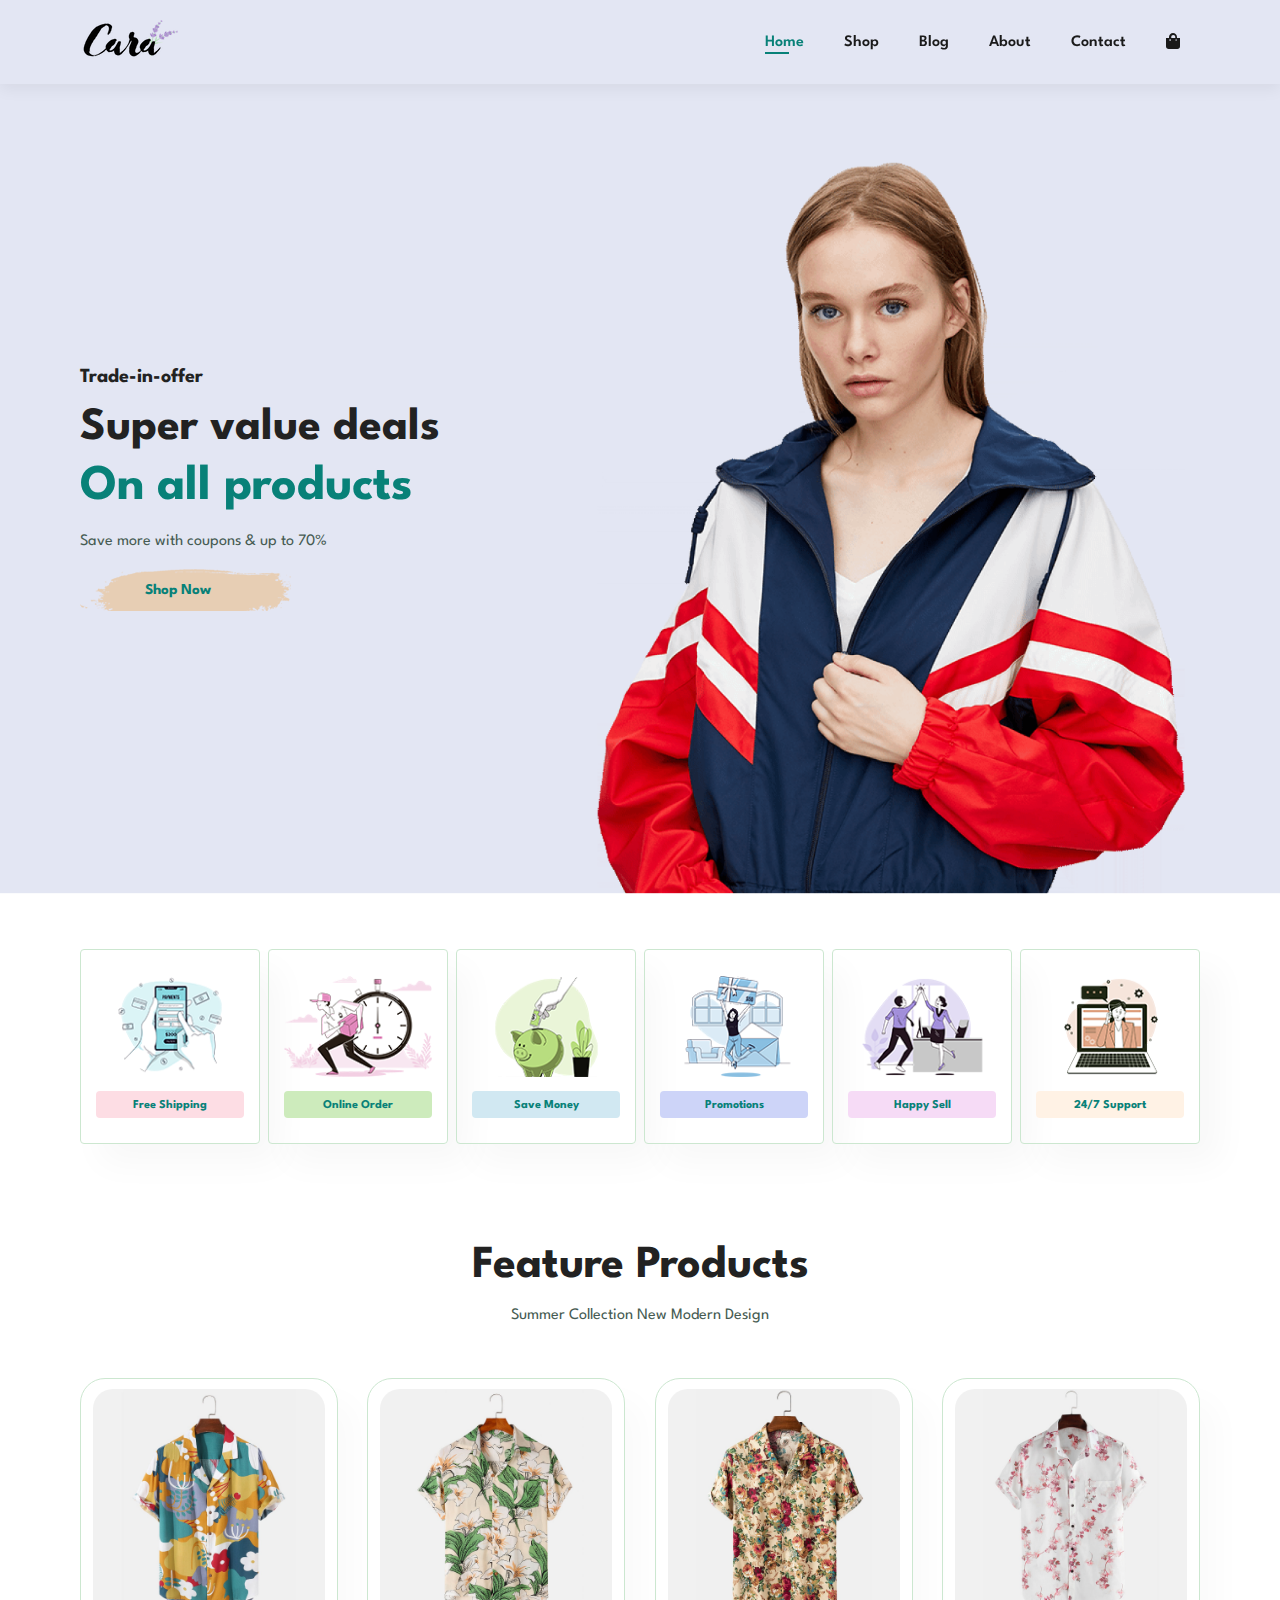
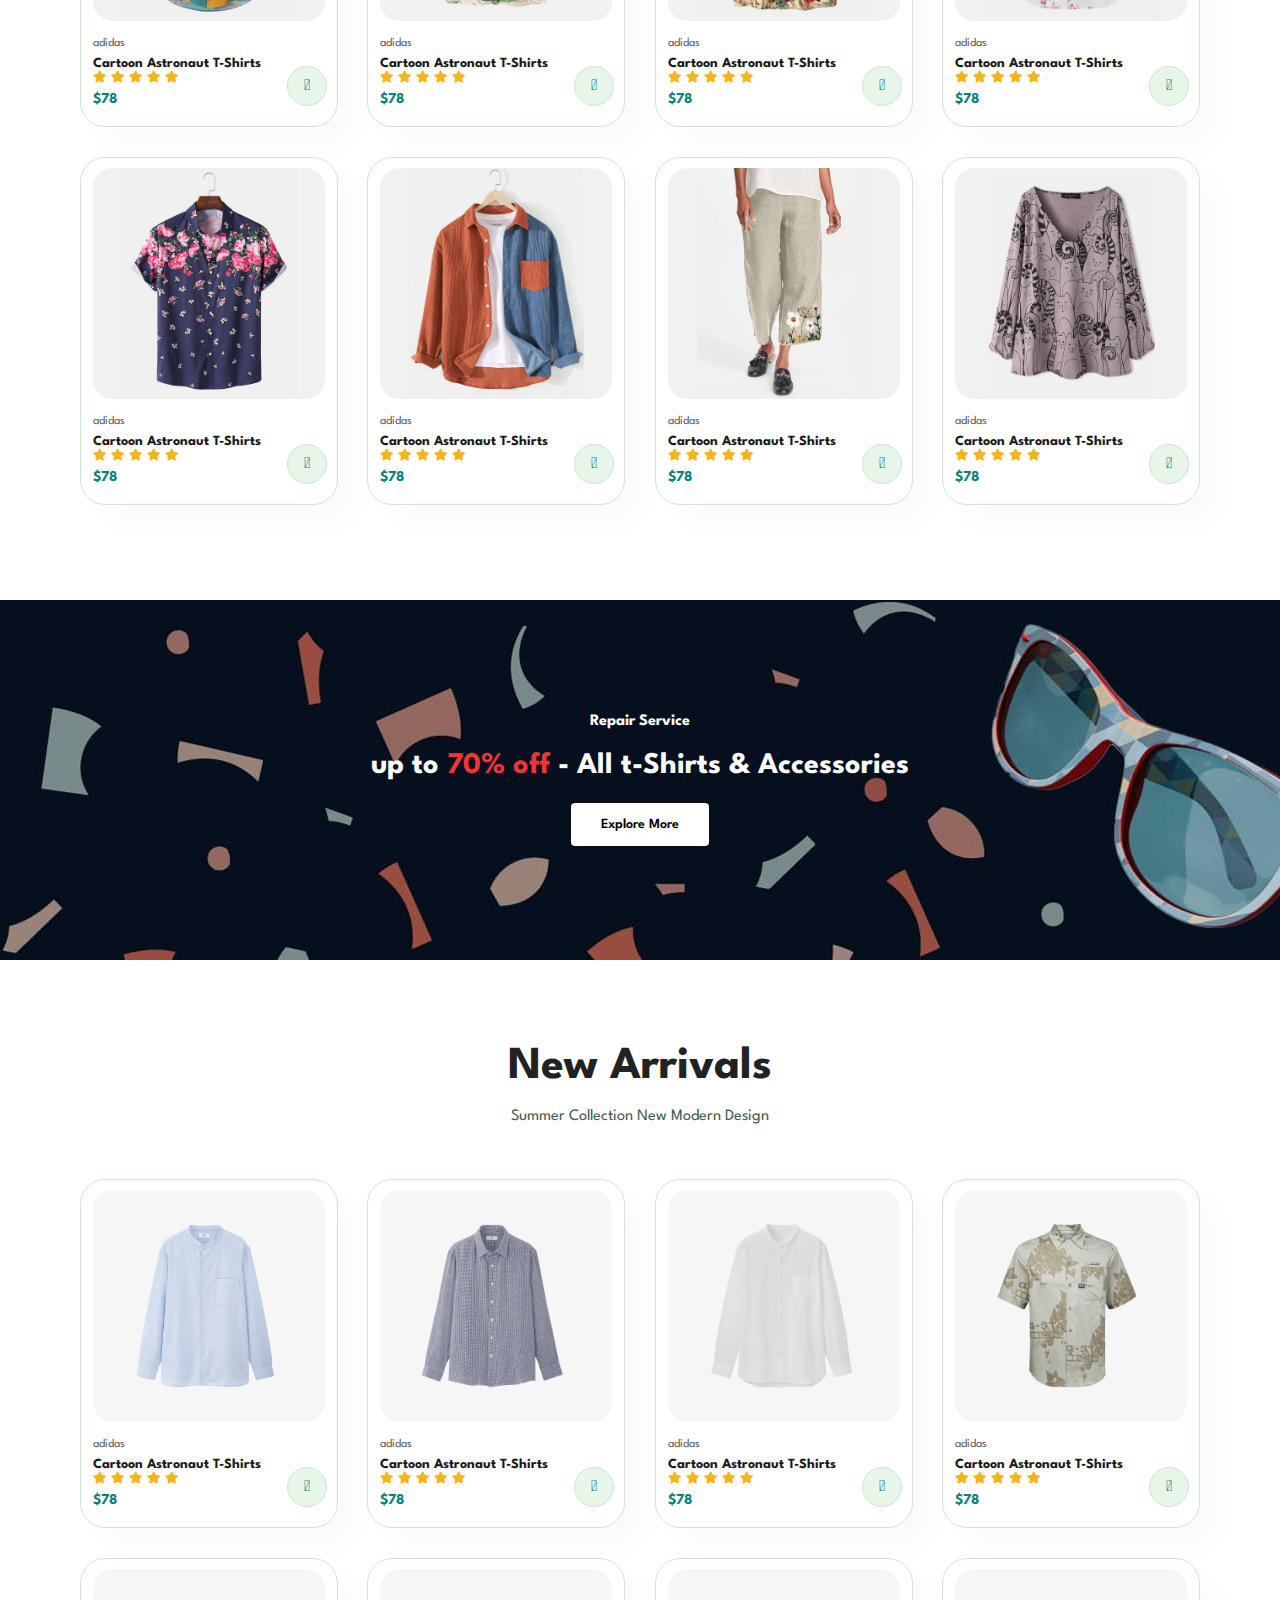
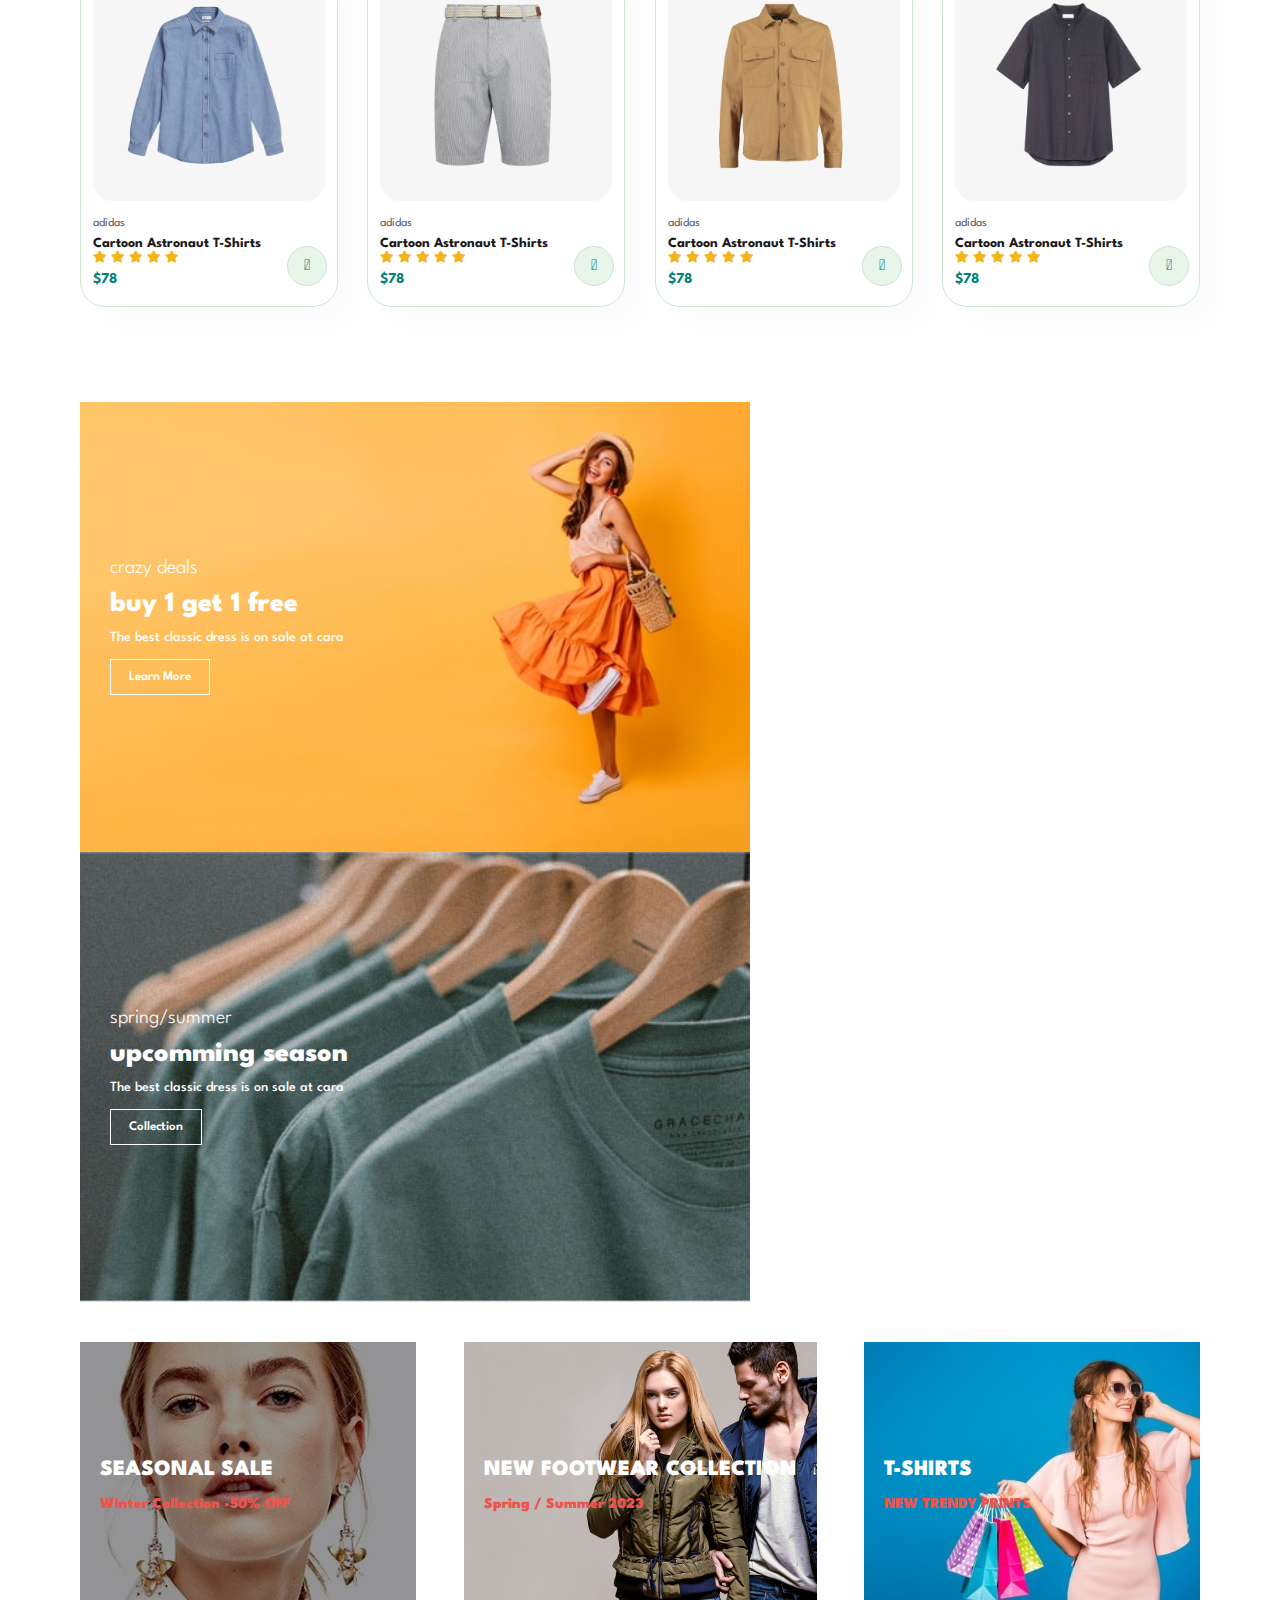
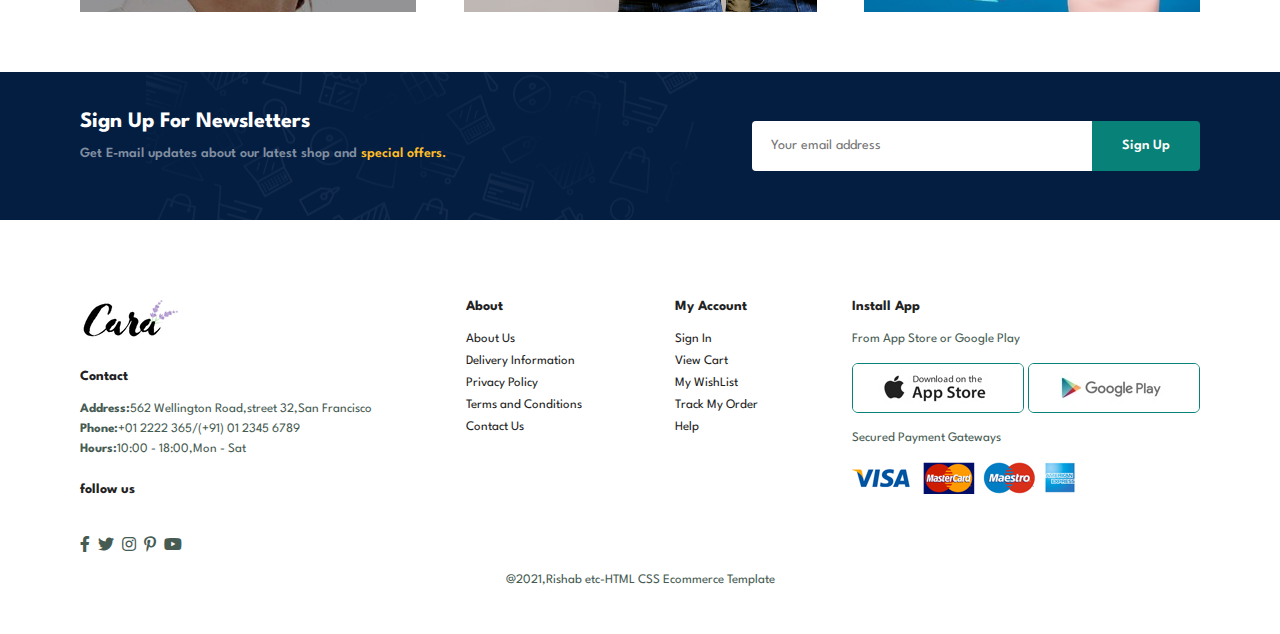
<file: index.html>
<!DOCTYPE html>
<html lang="en">

<head>
    <meta charset="UTF-8">
    <meta http-equiv="X-UA-Compatible" content="IE=edge">
    <meta name="viewport" content="width=device-width, initial-scale=1.0">
    <title>Ecommerce Website</title>
    <link rel="stylesheet" href="https://pro.fontawesome.com/releases/v5.10.0/css/all.css" />
    <link rel="stylesheet" href="style.css">
</head>

<body>
    <section id="header">
        <a href="#"><img src="img/logo.png" class="logo" alt=""></a>
        <div>
            <ul id="navbar">
                
                <li><a class="active" href="index.html">Home</a></li>
                <li><a href="shop.html">Shop</a></li>
                <li><a href="blog.html">Blog</a></li>
                <li><a href="about.html">About</a></li>
                <li><a href="contact.html">Contact </a></li>
                <li id ="lg-bag"><a href="cart.html"><i class=" fa fa-shopping-bag"></i></a></li>
                <a href="#" id ="close"><i class="far fa-times" ></i></a>
                
            </ul>
        </div> 
        <div id="mobile">
            <a href="cart.html"><i class="fa fa-shopping-bag" ></i></a>
            <i id = "bar" class="fas fa-outdent"></i>
           
        </div>
    </section>
    <section id="hero">
        <h4>Trade-in-offer</h4>
        <h2>Super value deals</h2>
        <h1>On all products </h1>
        <p>Save more with coupons & up to 70%</p>
        <button>Shop Now</button>
    </section>
    <section id="feature" class="section-p1">
        <div class="fe-box">
            <img src="img/features/f1.png" alt="">
            <h6>Free Shipping</h6>
        </div>
        <div class="fe-box">
            <img src="img/features/f2.png" alt="">
            <h6>Online Order</h6>
        </div>
        <div class="fe-box">
            <img src="img/features/f3.png" alt="">
            <h6>Save Money</h6>
        </div>
        <div class="fe-box">
            <img src="img/features/f4.png" alt="">
            <h6>Promotions</h6>
        </div>
        <div class="fe-box">
            <img src="img/features/f5.png" alt="">
            <h6>Happy Sell</h6>
        </div>
        <div class="fe-box">
            <img src="img/features/f6.png" alt="">
            <h6>24/7 Support</h6>
        </div>
    </section>
    <section id="product1" class="section-p1">
        <h2>Feature Products</h2>
        <p>Summer Collection New Modern Design</p>
        <div class="pro-container">
            <div class="pro">
                <img src="img/products/f1.jpg" alt="">
                <div class="des">
                    <span>adidas</span>
                    <h5>Cartoon Astronaut T-Shirts</h5>
                    <div class="star">
                        <i class="fa fa-star"></i>
                        <i class="fa fa-star"></i>
                        <i class="fa fa-star"></i>
                        <i class="fa fa-star"></i>
                        <i class="fa fa-star"></i>
                    </div>
                    <h4>$78</h4>
                </div>
                <a href="#"><i class="fal fa-shopping-cart cart" ></i></a>
            </div>
            <div class="pro">
                <img src="img/products/f2.jpg" alt="">
                <div class="des">
                    <span>adidas</span>
                    <h5>Cartoon Astronaut T-Shirts</h5>
                    <div class="star">
                        <i class="fa fa-star"></i>
                        <i class="fa fa-star"></i>
                        <i class="fa fa-star"></i>
                        <i class="fa fa-star"></i>
                        <i class="fa fa-star"></i>
                    </div>
                    <h4>$78</h4>
                </div>
                <a href="#"><i class="fal fa-shopping-cart cart"></i></a>
            </div>
            <div class="pro">
                <img src="img/products/f3.jpg" alt="">
                <div class="des">
                    <span>adidas</span>
                    <h5>Cartoon Astronaut T-Shirts</h5>
                    <div class="star">
                        <i class="fa fa-star"></i>
                        <i class="fa fa-star"></i>
                        <i class="fa fa-star"></i>
                        <i class="fa fa-star"></i>
                        <i class="fa fa-star"></i>
                    </div>
                    <h4>$78</h4>
                </div>
                <a href="#"><i class="fal fa-shopping-cart cart"></i></a>
            </div>
            <div class="pro">
                <img src="img/products/f4.jpg" alt="">
                <div class="des">
                    <span>adidas</span>
                    <h5>Cartoon Astronaut T-Shirts</h5>
                    <div class="star">
                        <i class="fa fa-star"></i>
                        <i class="fa fa-star"></i>
                        <i class="fa fa-star"></i>
                        <i class="fa fa-star"></i>
                        <i class="fa fa-star"></i>
                    </div>
                    <h4>$78</h4>
                </div>
                <a href="#"><i class="fal fa-shopping-cart cart"></i></a>
            </div>
            <div class="pro">
                <img src="img/products/f5.jpg" alt="">
                <div class="des">
                    <span>adidas</span>
                    <h5>Cartoon Astronaut T-Shirts</h5>
                    <div class="star">
                        <i class="fa fa-star"></i>
                        <i class="fa fa-star"></i>
                        <i class="fa fa-star"></i>
                        <i class="fa fa-star"></i>
                        <i class="fa fa-star"></i>
                    </div>
                    <h4>$78</h4>
                </div>
                <a href="#"><i class="fal fa-shopping-cart cart"></i></a>
            </div>
            <div class="pro">
                <img src="img/products/f6.jpg" alt="">
                <div class="des">
                    <span>adidas</span>
                    <h5>Cartoon Astronaut T-Shirts</h5>
                    <div class="star">
                        <i class="fa fa-star"></i>
                        <i class="fa fa-star"></i>
                        <i class="fa fa-star"></i>
                        <i class="fa fa-star"></i>
                        <i class="fa fa-star"></i>
                    </div>
                    <h4>$78</h4>
                </div>
                <a href="#"><i class="fal fa-shopping-cart cart"></i></a>
            </div>
            <div class="pro">
                <img src="img/products/f7.jpg" alt="">
                <div class="des">
                    <span>adidas</span>
                    <h5>Cartoon Astronaut T-Shirts</h5>
                    <div class="star">
                        <i class="fa fa-star"></i>
                        <i class="fa fa-star"></i>
                        <i class="fa fa-star"></i>
                        <i class="fa fa-star"></i>
                        <i class="fa fa-star"></i>
                    </div>
                    <h4>$78</h4>
                </div>
                <a href="#"><i class="fal fa-shopping-cart cart"></i></a>
            </div>
            <div class="pro">
                <img src="img/products/f8.jpg" alt="">
                <div class="des">
                    <span>adidas</span>
                    <h5>Cartoon Astronaut T-Shirts</h5>
                    <div class="star">
                        <i class="fa fa-star"></i>
                        <i class="fa fa-star"></i>
                        <i class="fa fa-star"></i>
                        <i class="fa fa-star"></i>
                        <i class="fa fa-star"></i>
                    </div>
                    <h4>$78</h4>
                </div>
                <a href="#"><i class="fal fa-shopping-cart cart"></i></a>
            </div>

        </div>

    </section>
    <section id="banner" class="section-m1">
        <h4>Repair Service</h4>
        <h2>up to <span>70% off </span> - All t-Shirts & Accessories</h2>
        <button class="normal">Explore More</button>
    </section>
    <section id="product1" class="section-p1">
        <h2>New Arrivals</h2>
        <p>Summer Collection New Modern Design</p>
        <div class="pro-container">
            <div class="pro">
                <img src="img/products/n1.jpg" alt="">
                <div class="des">
                    <span>adidas</span>
                    <h5>Cartoon Astronaut T-Shirts</h5>
                    <div class="star">
                        <i class="fa fa-star"></i>
                        <i class="fa fa-star"></i>
                        <i class="fa fa-star"></i>
                        <i class="fa fa-star"></i>
                        <i class="fa fa-star"></i>
                    </div>
                    <h4>$78</h4>
                </div>
                <a href="#"><i class=" fal fa-shopping-cart cart"></i></a>
            </div>
            <div class="pro">
                <img src="img/products/n2.jpg" alt="">
                <div class="des">
                    <span>adidas</span>
                    <h5>Cartoon Astronaut T-Shirts</h5>
                    <div class="star">
                        <i class="fa fa-star"></i>
                        <i class="fa fa-star"></i>
                        <i class="fa fa-star"></i>
                        <i class="fa fa-star"></i>
                        <i class="fa fa-star"></i>
                    </div>
                    <h4>$78</h4>
                </div>
                <a href="#"><i class="fal fa-shopping-cart cart"></i></a>
            </div>
            <div class="pro">
                <img src="img/products/n3.jpg" alt="">
                <div class="des">
                    <span>adidas</span>
                    <h5>Cartoon Astronaut T-Shirts</h5>
                    <div class="star">
                        <i class="fa fa-star"></i>
                        <i class="fa fa-star"></i>
                        <i class="fa fa-star"></i>
                        <i class="fa fa-star"></i>
                        <i class="fa fa-star"></i>
                    </div>
                    <h4>$78</h4>
                </div>
                <a href="#"><i class="fal fa-shopping-cart cart"></i></a>
            </div>
            <div class="pro">
                <img src="img/products/n4.jpg" alt="">
                <div class="des">
                    <span>adidas</span>
                    <h5>Cartoon Astronaut T-Shirts</h5>
                    <div class="star">
                        <i class="fa fa-star"></i>
                        <i class="fa fa-star"></i>
                        <i class="fa fa-star"></i>
                        <i class="fa fa-star"></i>
                        <i class="fa fa-star"></i>
                    </div>
                    <h4>$78</h4>
                </div>
                <a href="#"><i class="fal fa-shopping-cart cart"></i></a>
            </div>
            <div class="pro">
                <img src="img/products/n5.jpg" alt="">
                <div class="des">
                    <span>adidas</span>
                    <h5>Cartoon Astronaut T-Shirts</h5>
                    <div class="star">
                        <i class="fa fa-star"></i>
                        <i class="fa fa-star"></i>
                        <i class="fa fa-star"></i>
                        <i class="fa fa-star"></i>
                        <i class="fa fa-star"></i>
                    </div>
                    <h4>$78</h4>
                </div>
                <a href="#"><i class="fal fa-shopping-cart cart"></i></a>
            </div>
            <div class="pro">
                <img src="img/products/n6.jpg" alt="">
                <div class="des">
                    <span>adidas</span>
                    <h5>Cartoon Astronaut T-Shirts</h5>
                    <div class="star">
                        <i class="fa fa-star"></i>
                        <i class="fa fa-star"></i>
                        <i class="fa fa-star"></i>
                        <i class="fa fa-star"></i>
                        <i class="fa fa-star"></i>
                    </div>
                    <h4>$78</h4>
                </div>
                <a href="#"><i class="fal fa-shopping-cart cart"></i></a>
            </div>
            <div class="pro">
                <img src="img/products/n7.jpg" alt="">
                <div class="des">
                    <span>adidas</span>
                    <h5>Cartoon Astronaut T-Shirts</h5>
                    <div class="star">
                        <i class="fa fa-star"></i>
                        <i class="fa fa-star"></i>
                        <i class="fa fa-star"></i>
                        <i class="fa fa-star"></i>
                        <i class="fa fa-star"></i>
                    </div>
                    <h4>$78</h4>
                </div>
                <a href="#"><i class="fal fa-shopping-cart cart"></i></a>
            </div>
            <div class="pro">
                <img src="img/products/n8.jpg" alt="">
                <div class="des">
                    <span>adidas</span>
                    <h5>Cartoon Astronaut T-Shirts</h5>
                    <div class="star">
                        <i class="fa fa-star"></i>
                        <i class="fa fa-star"></i>
                        <i class="fa fa-star"></i>
                        <i class="fa fa-star"></i>
                        <i class="fa fa-star"></i>
                    </div>
                    <h4>$78</h4>
                </div>
                <a href="#"><i class="fal fa-shopping-cart cart"></i></a>
            </div>

        </div>

    </section>
    <section id="sm-banner" class="section-p1">
        <div class="banner-box">
            <h4>crazy deals</h4>
            <h2>buy 1 get 1 free</h2>
            <span>The best classic dress is on sale at cara</span>
            <button class="white">Learn More</button>
        </div>
        <div class="banner-box banner-box2">
            <h4>spring/summer</h4>
            <h2>upcomming season</h2>
            <span>The best classic dress is on sale at cara</span>
            <button class="white">Collection</button>
        </div>
    </section>
    <section id="banner3">
        <div class="banner-box ">

            <h2>SEASONAL SALE</h2>
            <h3>Winter Collection -50% OFF</h3>

        </div>
        <div class="banner-box banner-box2">

            <h2>NEW FOOTWEAR COLLECTION</h2>
            <h3>Spring / Summer 2023</h3>

        </div>
        <div class="banner-box banner-box3">

            <h2>T-SHIRTS</h2>
            <h3>NEW TRENDY PRINTS</h3>

        </div>
    </section>
    <section id="newsletter" class="section-p1 section-m1">
        <div class="newstext">
            <h4>Sign Up For Newsletters</h4>
            <p>Get E-mail updates about our latest shop and <span>special offers. </span> </p>
        </div>
        <div class="form">
            <input type="text" placeholder="Your email address">
            <button class="normal">Sign Up</button>
        </div>
    </section>
    <footer class="section-p1">
        <div class="col">
        <img class="logo" src="img/logo.png" alt="">
        <h4>Contact</h4>
        <p><strong>Address:</strong>562 Wellington Road,street 32,San Francisco</p>
        <p><strong>Phone:</strong>+01 2222 365/(+91) 01 2345 6789
        </p>
        <p><strong>Hours:</strong>10:00 - 18:00,Mon - Sat</p>

        <div class="follow">
            <h4>follow us</h4>
            <div class="icon">
                <i class="fab fa-facebook-f"></i>
                <i class="fab fa-twitter"></i>
                <i class="fab fa-instagram"></i>
                <i class="fab fa-pinterest-p"></i>
                <i class="fab fa-youtube"></i>

            </div>
        </div>
        </div>
        <div class="col">
            <h4>About</h4>
            <a href="#">About Us</a>
            <a href="#">Delivery Information</a>
            <a href="#">Privacy Policy</a>
            <a href="#">Terms and Conditions</a>
            <a href="#">Contact Us</a>
        </div>
        <div class="col">
            <h4>My Account</h4>
            <a href="#">Sign In</a>
            <a href="#">View Cart</a>
            <a href="#">My WishList</a>
            <a href="#">Track My Order</a>
            <a href="#">Help</a>
        </div>
        <div class="col install">
            <h4>Install App</h4>
            <p>From App Store or Google Play</p>
            <div class="row">
                <img src="img/pay/app.jpg" alt="">
                <img src="img/pay/play.jpg" alt="">
            </div>
            <p>Secured Payment Gateways</p>
            <img src="img/pay/pay.png" alt="">
        </div>
        <div class ="copyright">
            <p>@2021,Rishab etc-HTML CSS Ecommerce Template</p>
        </div>
    </footer>
    <script src="script.js"></script>
</body>

</html>
</file>
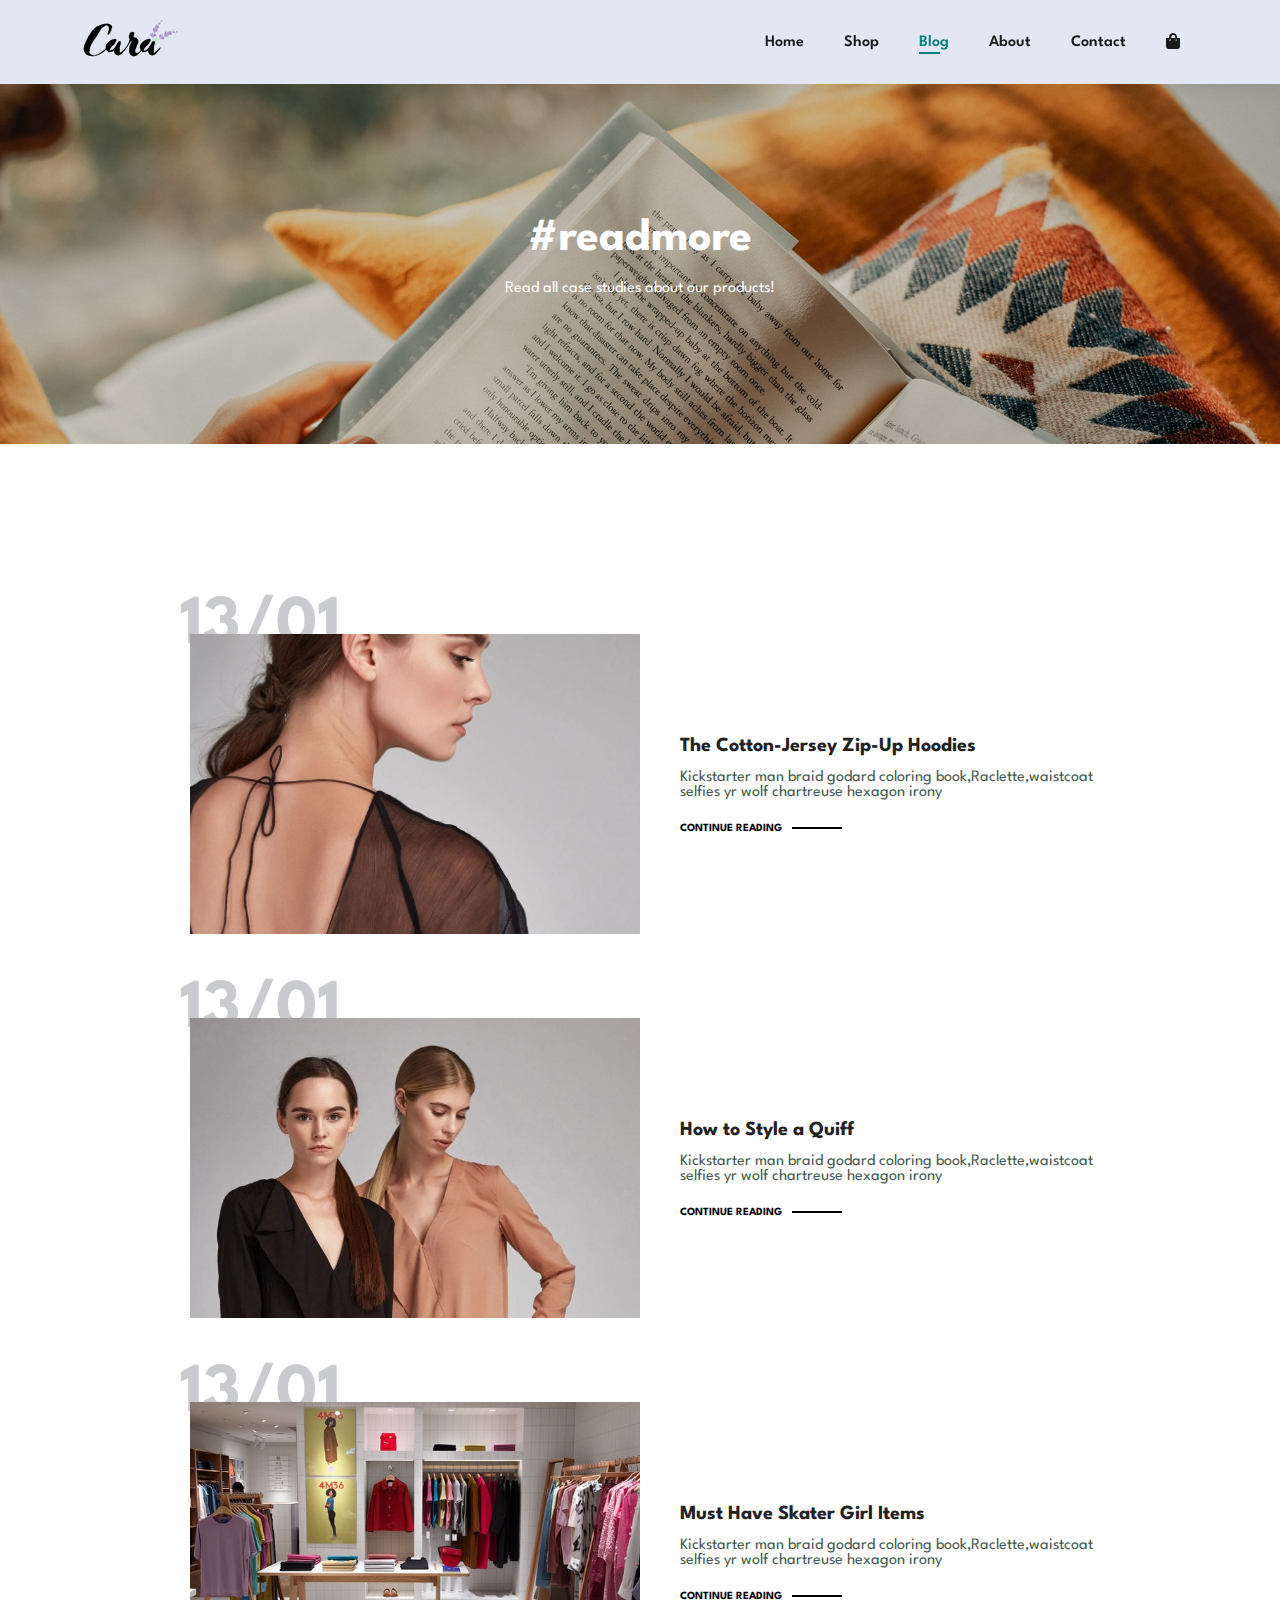
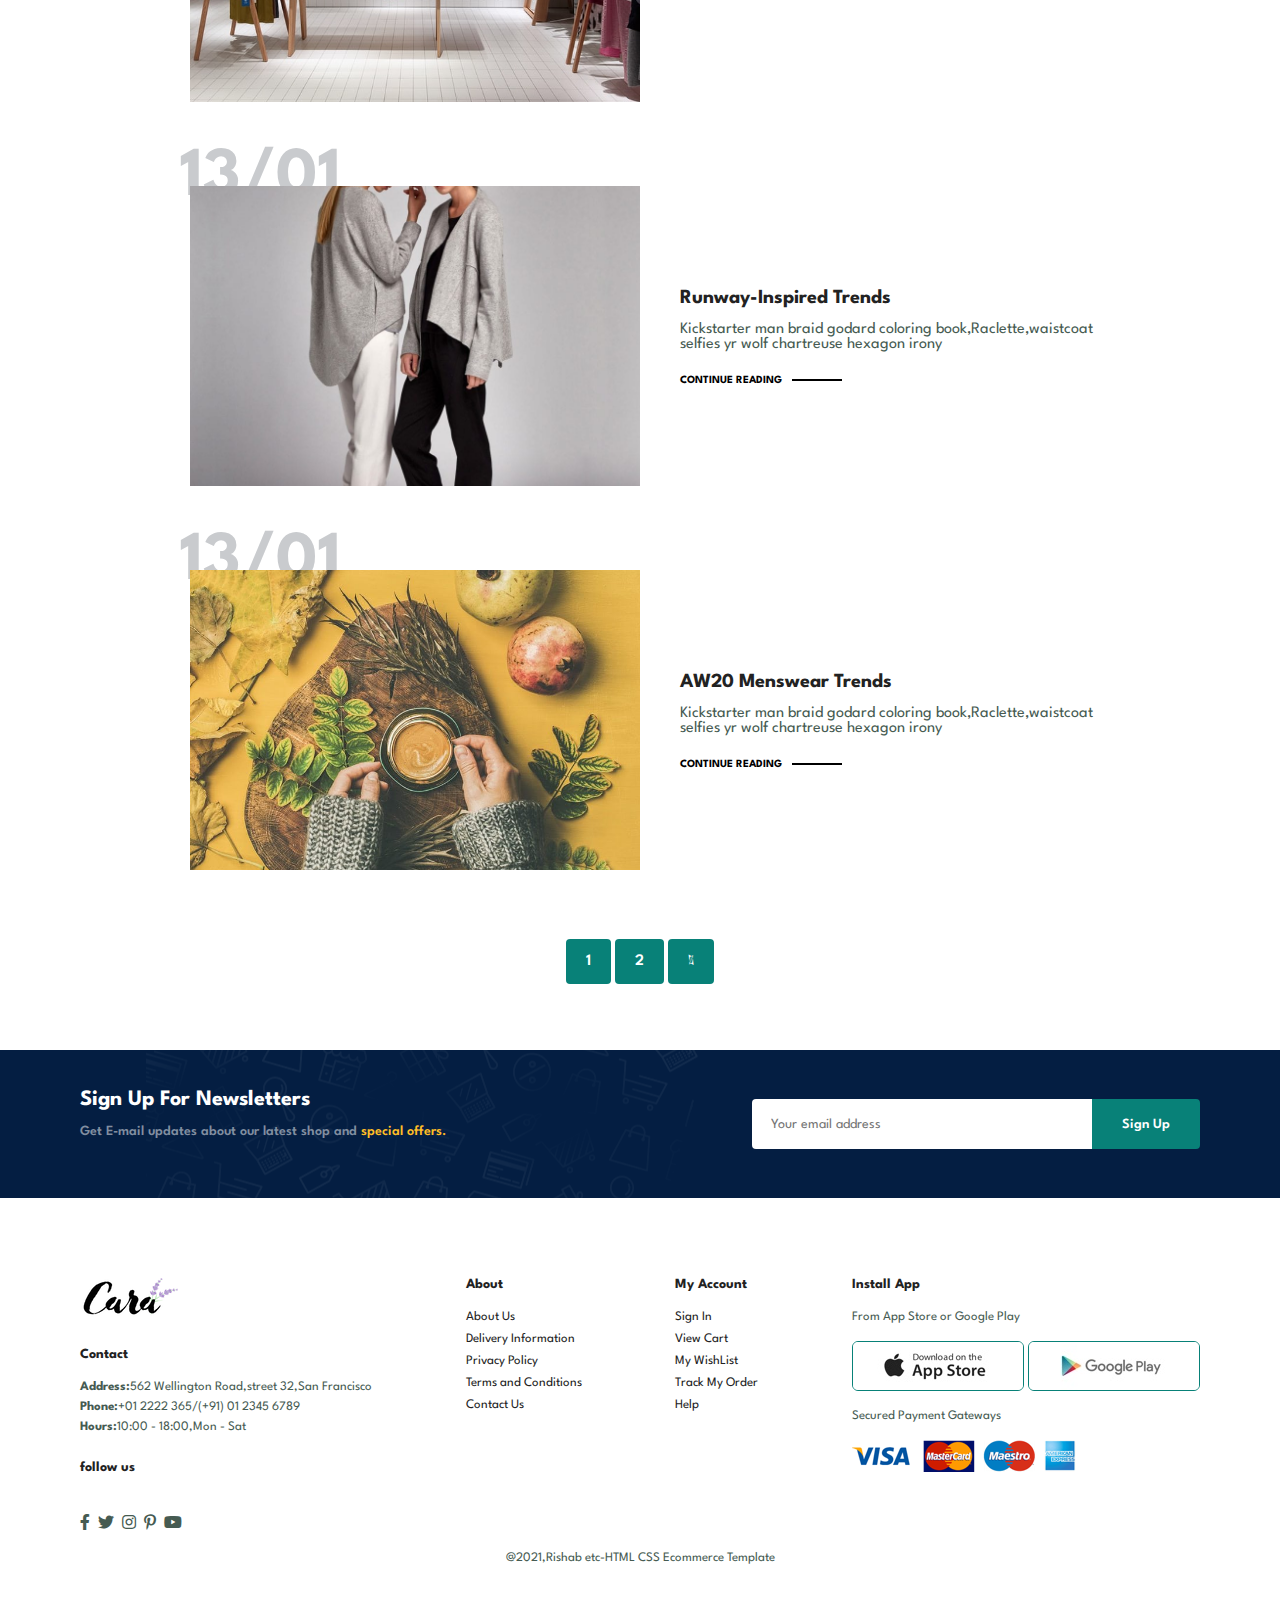
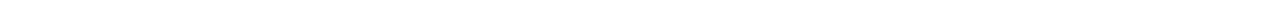
<file: blog.html>
<!DOCTYPE html>
<html lang="en">

    <head>
        <meta charset="UTF-8">
        <meta http-equiv="X-UA-Compatible" content="IE=edge">
        <meta name="viewport" content="width=device-width, initial-scale=1.0">
        <title>Ecommerce Website</title>
        <link rel="stylesheet" href="https://pro.fontawesome.com/releases/v5.10.0/css/all.css" />

        <link rel="stylesheet" href="style.css">
    </head>

    <body>
        <section id="header">
            <a href="#"><img src="img/logo.png" class="logo" alt=""></a>
            <div>
                <ul id="navbar">
                    
                    <li><a href="index.html">Home</a></li>
                    <li><a  href="shop.html">Shop</a></li>
                    <li><a class="active" href="blog.html">Blog</a></li>
                    <li><a href="about.html">About</a></li>
                    <li><a href="contact.html">Contact </a></li>
                    <li id ="lg-bag"><a href="cart.html"><i class="fa fa-shopping-bag"></i></a></li>
                    <a href="#" id ="close"><i class="far fa-times" ></i></a>
                    
                </ul>
            </div> 
            <div id="mobile">
                <a href="cart.html"><i class="fa fa-shopping-bag"></i></a>
                <i id = "bar" class="fas fa-outdent"></i>
               
            </div>
        </section>
        <section id="page-header" class="blog-header">
           
            <h2>#readmore</h2>
           
            <p>Read all case studies about our products!</p>
           
        </section>
        <section id="blog">
            <div class="blog-box">
                <div class="blog-img">
                    <img src="img/blog/b1.jpg" alt="">
                </div>
                <div class="blog-details">
                    <h4>The Cotton-Jersey Zip-Up Hoodies</h4>
                    <p>Kickstarter man braid godard coloring book,Raclette,waistcoat selfies yr wolf chartreuse hexagon irony</p>
                    <a href="#">CONTINUE READING</a>
                </div>
                <h1>13/01</h1>
            </div>
            <div class="blog-box">
                <div class="blog-img">
                    <img src="img/blog/b2.jpg" alt="">
                </div>
                <div class="blog-details">
                    <h4>How to Style a Quiff</h4>
                    <p>Kickstarter man braid godard coloring book,Raclette,waistcoat selfies yr wolf chartreuse hexagon irony</p>
                    <a href="#">CONTINUE READING</a>
                </div>
                <h1>13/01</h1>
            </div>
            <div class="blog-box">
                <div class="blog-img">
                    <img src="img/blog/b3.jpg" alt="">
                </div>
                <div class="blog-details">
                    <h4>Must Have Skater Girl Items</h4>
                    <p>Kickstarter man braid godard coloring book,Raclette,waistcoat selfies yr wolf chartreuse hexagon irony</p>
                    <a href="#">CONTINUE READING</a>
                </div>
                <h1>13/01</h1>
            </div>
            <div class="blog-box">
                <div class="blog-img">
                    <img src="img/blog/b4.jpg" alt="">
                </div>
                <div class="blog-details">
                    <h4>Runway-Inspired Trends</h4>
                    <p>Kickstarter man braid godard coloring book,Raclette,waistcoat selfies yr wolf chartreuse hexagon irony</p>
                    <a href="#">CONTINUE READING</a>
                </div>
                <h1>13/01</h1>
            </div>
            <div class="blog-box">
                <div class="blog-img">
                    <img src="img/blog/b6.jpg" alt="">
                </div>
                <div class="blog-details">
                    <h4>AW20 Menswear Trends</h4>
                    <p>Kickstarter man braid godard coloring book,Raclette,waistcoat selfies yr wolf chartreuse hexagon irony</p>
                    <a href="#">CONTINUE READING</a>
                </div>
                <h1>13/01</h1>
            </div>
        </section>
       
        
        <section id = "pagination" class="section-p1">
            <a href="#">1</a>
            <a href="#">2</a>
            <a href="#"><i class="fal fa-long-arrow-alt-right"></i></a>

        </section>
        
        
        <section id="newsletter" class="section-p1 section-m1">
            <div class="newstext">
                <h4>Sign Up For Newsletters</h4>
                <p>Get E-mail updates about our latest shop and <span>special offers. </span> </p>
            </div>
            <div class="form">
                <input type="text" placeholder="Your email address">
                <button class="normal">Sign Up</button>
            </div>
        </section>
        <footer class="section-p1">
            <div class="col">
            <img class="logo" src="img/logo.png" alt="">
            <h4>Contact</h4>
            <p><strong>Address:</strong>562 Wellington Road,street 32,San Francisco</p>
            <p><strong>Phone:</strong>+01 2222 365/(+91) 01 2345 6789
            </p>
            <p><strong>Hours:</strong>10:00 - 18:00,Mon - Sat</p>
    
            <div class="follow">
                <h4>follow us</h4>
                <div class="icon">
                    <i class="fab fa-facebook-f"></i>
                    <i class="fab fa-twitter"></i>
                    <i class="fab fa-instagram"></i>
                    <i class="fab fa-pinterest-p"></i>
                    <i class="fab fa-youtube"></i>
    
                </div>
            </div>
            </div>
            <div class="col">
                <h4>About</h4>
                <a href="#">About Us</a>
                <a href="#">Delivery Information</a>
                <a href="#">Privacy Policy</a>
                <a href="#">Terms and Conditions</a>
                <a href="#">Contact Us</a>
            </div>
            <div class="col">
                <h4>My Account</h4>
                <a href="#">Sign In</a>
                <a href="#">View Cart</a>
                <a href="#">My WishList</a>
                <a href="#">Track My Order</a>
                <a href="#">Help</a>
            </div>
            <div class="col install">
                <h4>Install App</h4>
                <p>From App Store or Google Play</p>
                <div class="row">
                    <img src="img/pay/app.jpg" alt="">
                    <img src="img/pay/play.jpg" alt="">
                </div>
                <p>Secured Payment Gateways</p>
                <img src="img/pay/pay.png" alt="">
            </div>
            <div class ="copyright">
                <p>@2021,Rishab etc-HTML CSS Ecommerce Template</p>
            </div>
        </footer>
        <script src="script.js"></script>
    </body>
    
    </html>
</file>
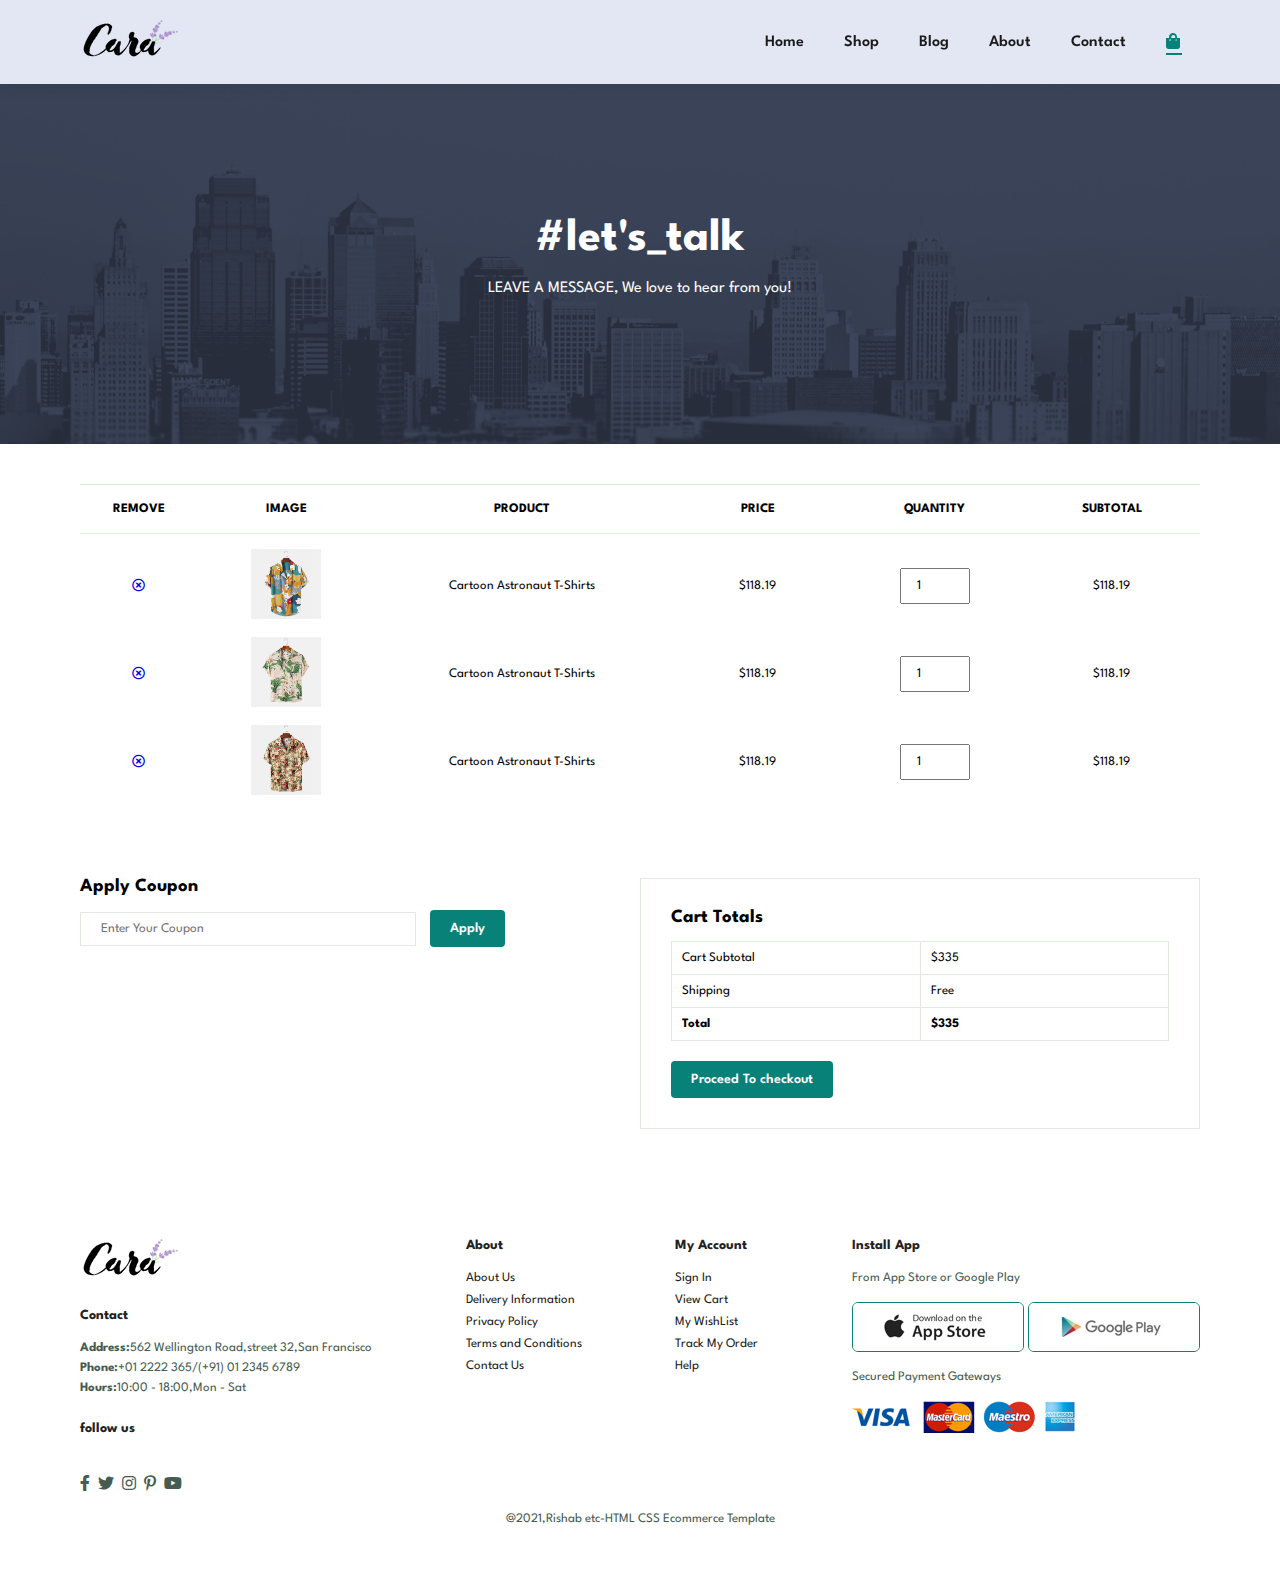
<file: cart.html>
<!DOCTYPE html>
<html lang="en">

    <head>
        <meta charset="UTF-8">
        <meta http-equiv="X-UA-Compatible" content="IE=edge">
        <meta name="viewport" content="width=device-width, initial-scale=1.0">
        <title>Ecommerce Website</title>
        <link rel="stylesheet" href="https://pro.fontawesome.com/releases/v5.10.0/css/all.css" />

        <link rel="stylesheet" href="style.css">
    </head>

    <body>
        <section id="header">
            <a href="#"><img src="img/logo.png" class="logo" alt=""></a>
            <div>
                <ul id="navbar">
                    
                    <li><a href="index.html">Home</a></li>
                    <li><a  href="shop.html">Shop</a></li>
                    <li><a  href="blog.html">Blog</a></li>
                    <li><a href="about.html">About</a></li>
                    <li><a  href="contact.html">Contact </a></li>
                    <li id ="lg-bag" ><a class="active" href="cart.html"><i class="fa fa-shopping-bag"></i></a></li>
                    <a href="#" id ="close"><i class="far fa-times" ></i></a>
                    
                </ul>
            </div> 
            <div id="mobile">
                <a href="cart.html"><i class="fa fa-shopping-bag"></i></a>
                <i id = "bar" class="fas fa-outdent"></i>
               
            </div>
        </section>
        <section id="page-header" class="about-header">
           
            <h2>#let's_talk</h2>
           
            <p>LEAVE A MESSAGE, We love to hear from you!</p>
           
        </section>
        <section id="cart" class ="section-p1">
            <table width ="100%">
                <thead>
                    <tr>
                        <td>Remove</td>
                        <td>Image</td>
                        <td>Product</td>
                        <td>Price</td>
                        <td>Quantity</td>
                        <td>Subtotal</td>
                    </tr>
                </thead>
                <tbody>
                    <tr>
                        <td>
                            <a href="#"><i class ="far fa-times-circle"></i></a></i></td>
                        <td><img src="img/products/f1.jpg" alt=""></td>
                        <td>Cartoon Astronaut T-Shirts</td>
                        <td>$118.19</td>
                        <td><input type="number" value="1"></td>
                        <td>$118.19</td>
                    </tr>
                    <tr>
                        <td>
                            <a href="#"><i class ="far fa-times-circle"></i></a></i></td>
                        <td><img src="img/products/f2.jpg" alt=""></td>
                        <td>Cartoon Astronaut T-Shirts</td>
                        <td>$118.19</td>
                        <td><input type="number" value="1"></td>
                        <td>$118.19</td>
                    </tr>
                    <tr>
                        <td>
                            <a href="#"><i class ="far fa-times-circle"></i></a></i></td>
                        <td><img src="img/products/f3.jpg" alt=""></td>
                        <td>Cartoon Astronaut T-Shirts</td>
                        <td>$118.19</td>
                        <td><input type="number" value="1"></td>
                        <td>$118.19</td>
                    </tr>
                </tbody>
            </table>
        </section>
        <section id="cart-add" class="section-p1">
            <div id="coupon">
                <h3>Apply Coupon</h3>
                <div><input type="text" placeholder="Enter Your Coupon">
                <button class="normal">Apply</button>
            </div>
            </div>
            <div id="subtotal">
                <h3>Cart Totals</h3>
                <table>
                    <tr>
                        <td>Cart Subtotal</td>
                        <td>$335</td>
                    </tr>
                    <tr>
                        <td>Shipping</td>
                        <td>Free</td>
                    </tr>
                    <tr>
                        <td><strong>Total</strong></td>
                        <td><Strong>$335</Strong></td>
                    </tr>
                </table>
                <button class="normal">Proceed To checkout</button>
            </div>
        </section>
        
        
        <footer class="section-p1">
            <div class="col">
            <img class="logo" src="img/logo.png" alt="">
            <h4>Contact</h4>
            <p><strong>Address:</strong>562 Wellington Road,street 32,San Francisco</p>
            <p><strong>Phone:</strong>+01 2222 365/(+91) 01 2345 6789
            </p>
            <p><strong>Hours:</strong>10:00 - 18:00,Mon - Sat</p>
    
            <div class="follow">
                <h4>follow us</h4>
                <div class="icon">
                    <i class="fab fa-facebook-f"></i>
                    <i class="fab fa-twitter"></i>
                    <i class="fab fa-instagram"></i>
                    <i class="fab fa-pinterest-p"></i>
                    <i class="fab fa-youtube"></i>
    
                </div>
            </div>
            </div>
            <div class="col">
                <h4>About</h4>
                <a href="#">About Us</a>
                <a href="#">Delivery Information</a>
                <a href="#">Privacy Policy</a>
                <a href="#">Terms and Conditions</a>
                <a href="#">Contact Us</a>
            </div>
            <div class="col">
                <h4>My Account</h4>
                <a href="#">Sign In</a>
                <a href="#">View Cart</a>
                <a href="#">My WishList</a>
                <a href="#">Track My Order</a>
                <a href="#">Help</a>
            </div>
            <div class="col install">
                <h4>Install App</h4>
                <p>From App Store or Google Play</p>
                <div class="row">
                    <img src="img/pay/app.jpg" alt="">
                    <img src="img/pay/play.jpg" alt="">
                </div>
                <p>Secured Payment Gateways</p>
                <img src="img/pay/pay.png" alt="">
            </div>
            <div class ="copyright">
                <p>@2021,Rishab etc-HTML CSS Ecommerce Template</p>
            </div>
        </footer>
        <script src="script.js"></script>
    </body>
    
    </html>
</file>
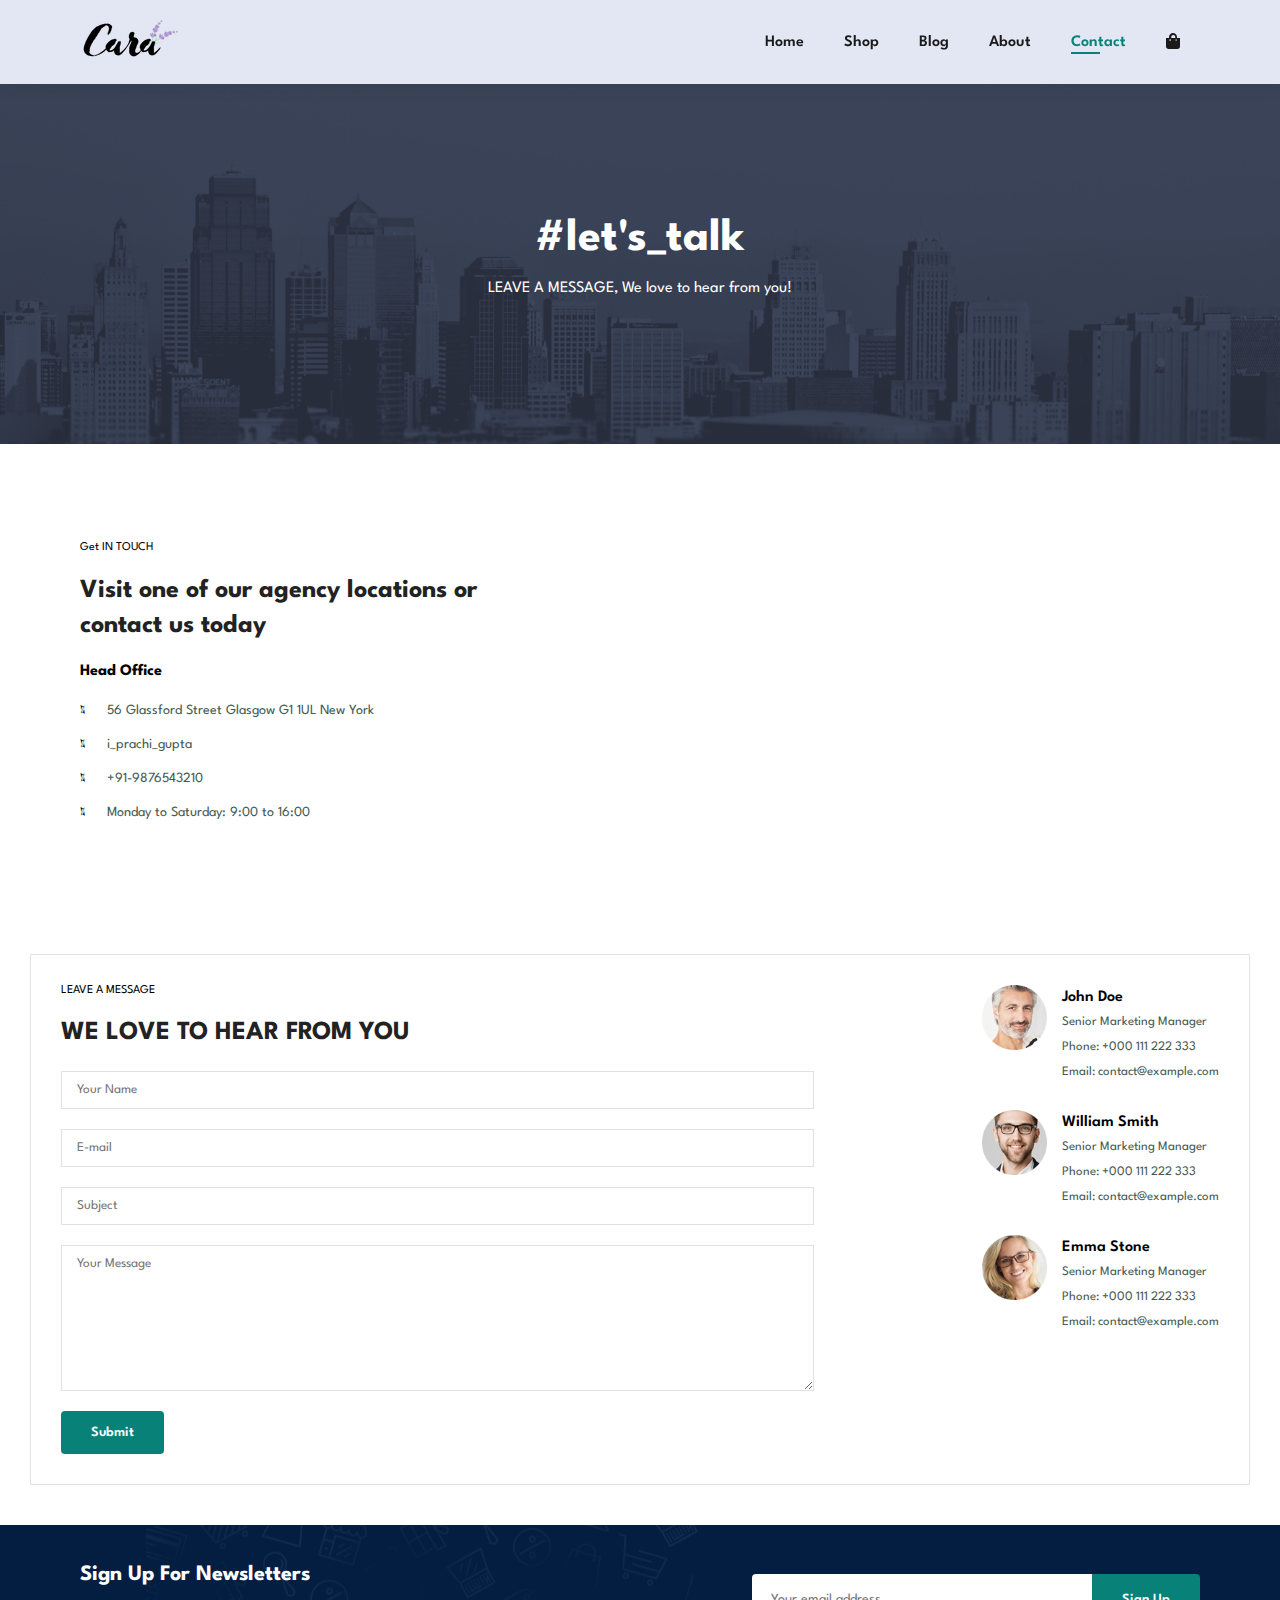
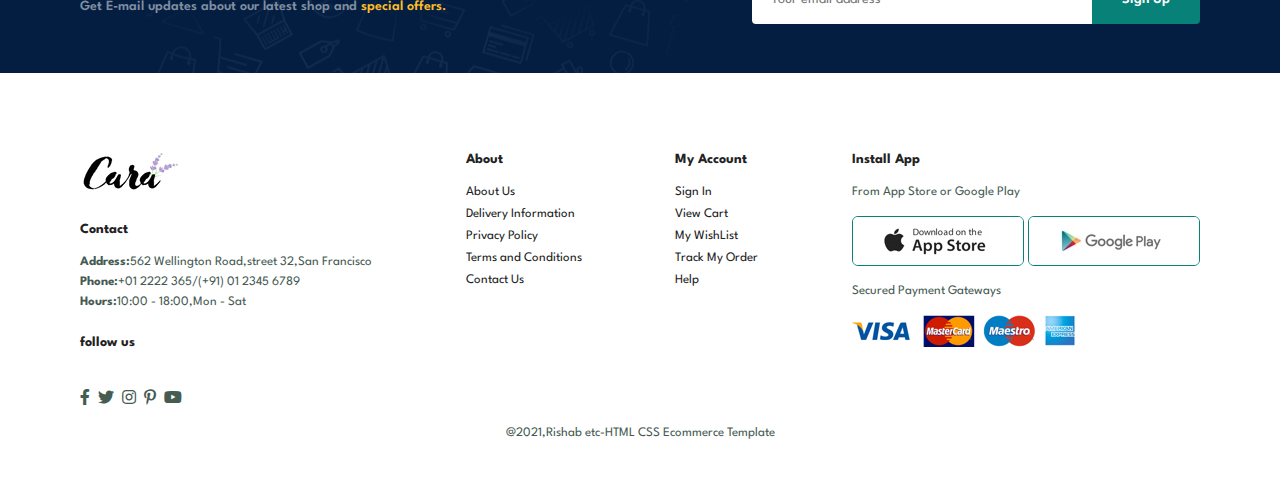
<file: contact.html>
<!DOCTYPE html>
<html lang="en">

    <head>
        <meta charset="UTF-8">
        <meta http-equiv="X-UA-Compatible" content="IE=edge">
        <meta name="viewport" content="width=device-width, initial-scale=1.0">
        <title>Ecommerce Website</title>
        <link rel="stylesheet" href="https://pro.fontawesome.com/releases/v5.10.0/css/all.css" />

        <link rel="stylesheet" href="style.css">
    </head>

    <body>
        <section id="header">
            <a href="#"><img src="img/logo.png" class="logo" alt=""></a>
            <div>
                <ul id="navbar">
                    
                    <li><a href="index.html">Home</a></li>
                    <li><a  href="shop.html">Shop</a></li>
                    <li><a  href="blog.html">Blog</a></li>
                    <li><a href="about.html">About</a></li>
                    <li><a class="active" href="contact.html">Contact </a></li>
                    <li id ="lg-bag"><a href="cart.html"><i class="fa fa-shopping-bag"></i></a></li>
                    <a href="#" id ="close"><i class="far fa-times" ></i></a>
                    
                </ul>
            </div> 
            <div id="mobile">
                <a href="cart.html"><i class="fa fa-shopping-bag"></i></a>
                <i id = "bar" class="fas fa-outdent"></i>
               
            </div>
        </section>
        <section id="page-header" class="about-header">
           
            <h2>#let's_talk</h2>
           
            <p>LEAVE A MESSAGE, We love to hear from you!</p>
           
        </section>
        <Section id="contact-details" class="section-p1">
            <div class="details">
                <span>Get IN TOUCH</span>
                <h2>Visit one of our agency locations or contact us today</h2>
                <h3>Head Office</h3>
                <div>
                    <li>
                        <i class="fal fa-map"></i>
                        <p>56 Glassford Street Glasgow G1 1UL New York</p>
                    </li>
                    <li>
                        <i class="fal fa-envelope"></i>
                        <p>i_prachi_gupta</p>
                    </li>
                    <li>
                        <i class="fal fa-phone-alt"></i>
                        <p>+91-9876543210</p>
                    </li>
                    <li>
                        <i class="fal fa-clock"></i>
                        <p>Monday to Saturday: 9:00  to 16:00 </p>
                    </li>
                </div>
            </div>
            <div class="map">
                <iframe src="https://www.google.com/maps/embed?pb=!1m18!1m12!1m3!1d3507.4468719628885!2d77.50636507502757!3d28.466085891620594!2m3!1f0!2f0!3f0!3m2!1i1024!2i768!4f13.1!3m3!1m2!1s0x390cc1d63dfc9d8f%3A0xa6a1cc9b3ea09972!2sThe%20NIET!5e0!3m2!1sen!2sin!4v1693300345336!5m2!1sen!2sin" width="600" height="450" style="border:0;" allowfullscreen="" loading="lazy" referrerpolicy="no-referrer-when-downgrade"></iframe>
            </div>
        </Section>
        <section id="form-details">
            <form action="">
                <span>LEAVE A MESSAGE</span>
                <h2>WE LOVE TO HEAR FROM YOU</h2>
                <input type="text" placeholder="Your Name">
                <input type="text" placeholder="E-mail">
                <input type="text" placeholder="Subject">
                <textarea name="" id="" cols="30" rows="10" placeholder="Your Message"></textarea>
                <button class="normal">Submit</button>
            </form>
            <div class="people">
                <div>
                <img src="img/people/1.png" alt="">
                <p><span>John Doe</span>Senior Marketing Manager <br> Phone: +000 111 222 333 <br> Email: contact@example.com</p>
            </div>
            <div>
                <img src="img/people/2.png" alt="">
                <p><span>William Smith</span>Senior Marketing Manager <br> Phone: +000 111 222 333 <br> Email: contact@example.com</p>
            </div>
            <div>
                <img src="img/people/3.png" alt="">
                <p><span>Emma Stone</span>Senior Marketing Manager <br> Phone: +000 111 222 333 <br> Email: contact@example.com</p>
            </div>
            </div>
        </section>
      
        <section id="newsletter" class="section-p1 section-m1">
            <div class="newstext">
                <h4>Sign Up For Newsletters</h4>
                <p>Get E-mail updates about our latest shop and <span>special offers. </span> </p>
            </div>
            <div class="form">
                <input type="text" placeholder="Your email address">
                <button class="normal">Sign Up</button>
            </div>
        </section>
        
        <footer class="section-p1">
            <div class="col">
            <img class="logo" src="img/logo.png" alt="">
            <h4>Contact</h4>
            <p><strong>Address:</strong>562 Wellington Road,street 32,San Francisco</p>
            <p><strong>Phone:</strong>+01 2222 365/(+91) 01 2345 6789
            </p>
            <p><strong>Hours:</strong>10:00 - 18:00,Mon - Sat</p>
    
            <div class="follow">
                <h4>follow us</h4>
                <div class="icon">
                    <i class="fab fa-facebook-f"></i>
                    <i class="fab fa-twitter"></i>
                    <i class="fab fa-instagram"></i>
                    <i class="fab fa-pinterest-p"></i>
                    <i class="fab fa-youtube"></i>
    
                </div>
            </div>
            </div>
            <div class="col">
                <h4>About</h4>
                <a href="#">About Us</a>
                <a href="#">Delivery Information</a>
                <a href="#">Privacy Policy</a>
                <a href="#">Terms and Conditions</a>
                <a href="#">Contact Us</a>
            </div>
            <div class="col">
                <h4>My Account</h4>
                <a href="#">Sign In</a>
                <a href="#">View Cart</a>
                <a href="#">My WishList</a>
                <a href="#">Track My Order</a>
                <a href="#">Help</a>
            </div>
            <div class="col install">
                <h4>Install App</h4>
                <p>From App Store or Google Play</p>
                <div class="row">
                    <img src="img/pay/app.jpg" alt="">
                    <img src="img/pay/play.jpg" alt="">
                </div>
                <p>Secured Payment Gateways</p>
                <img src="img/pay/pay.png" alt="">
            </div>
            <div class ="copyright">
                <p>@2021,Rishab etc-HTML CSS Ecommerce Template</p>
            </div>
        </footer>
        <script src="script.js"></script>
    </body>
    
    </html>
</file>
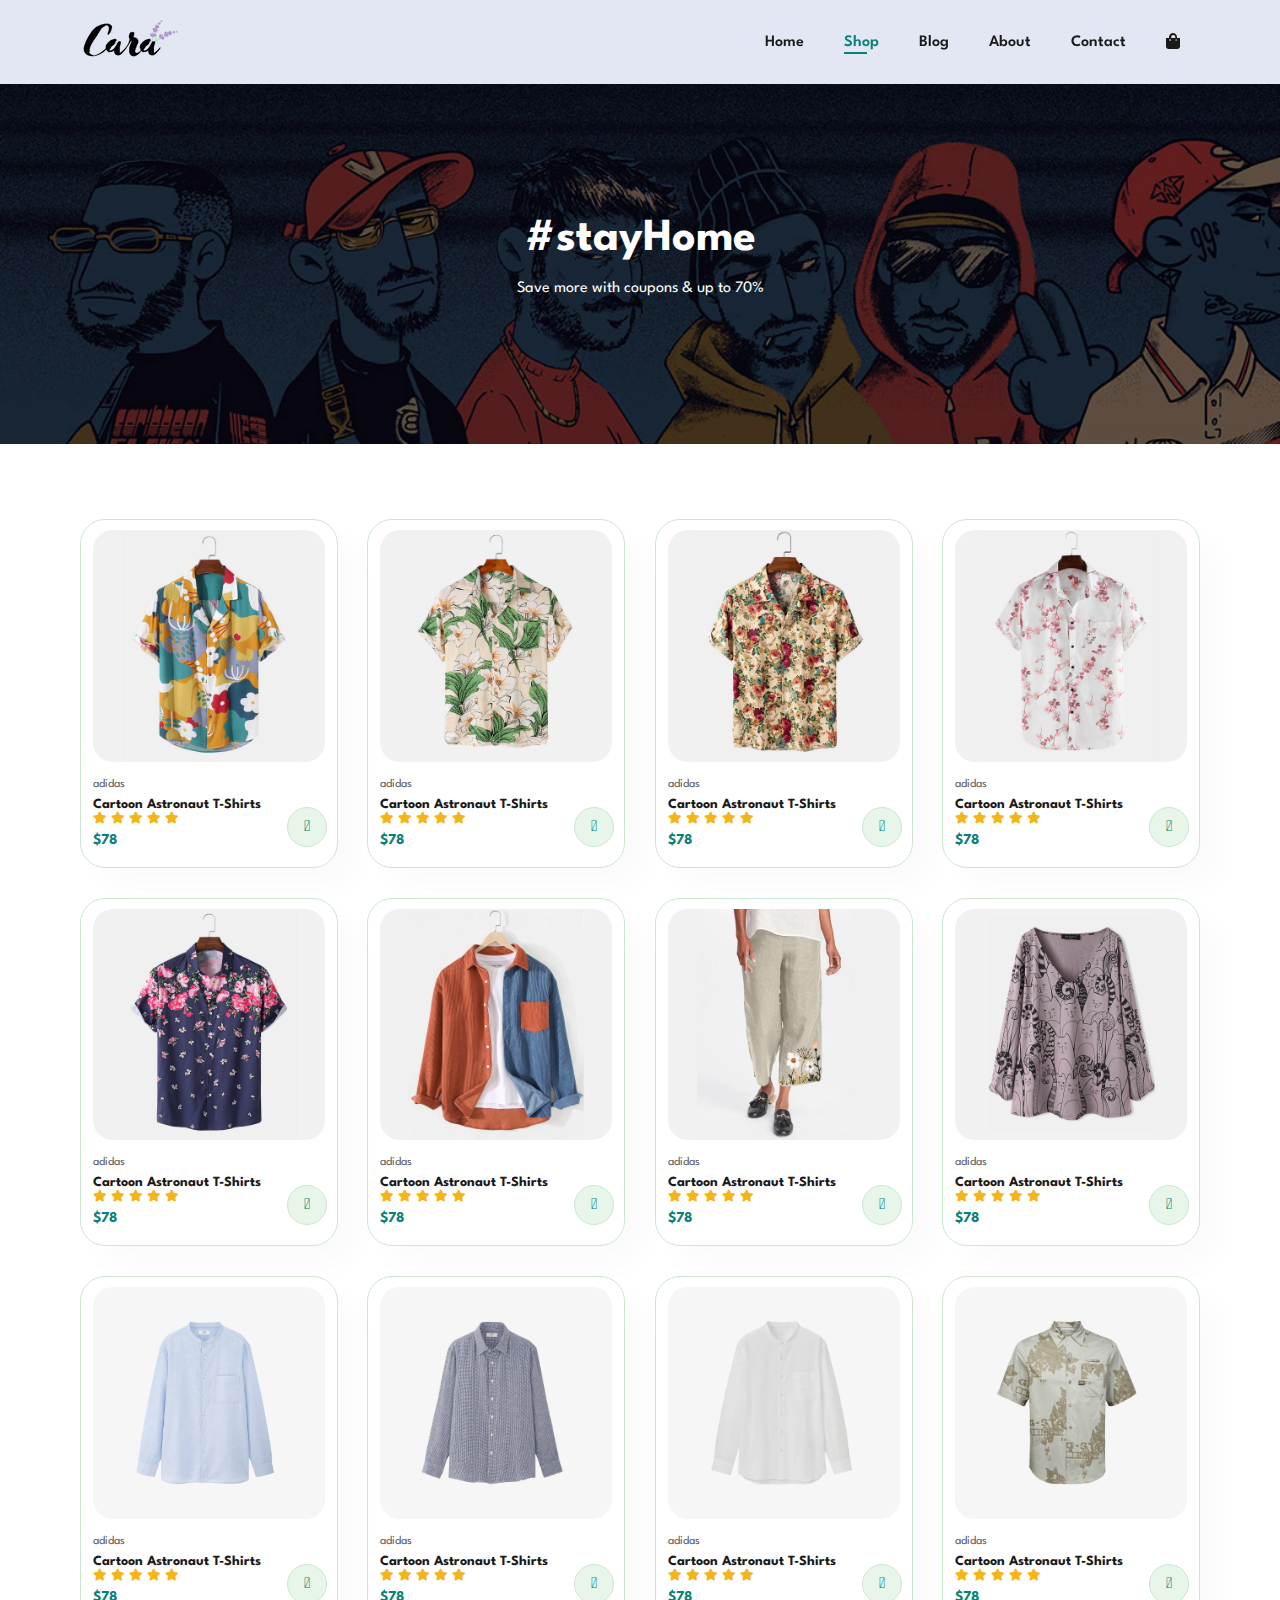
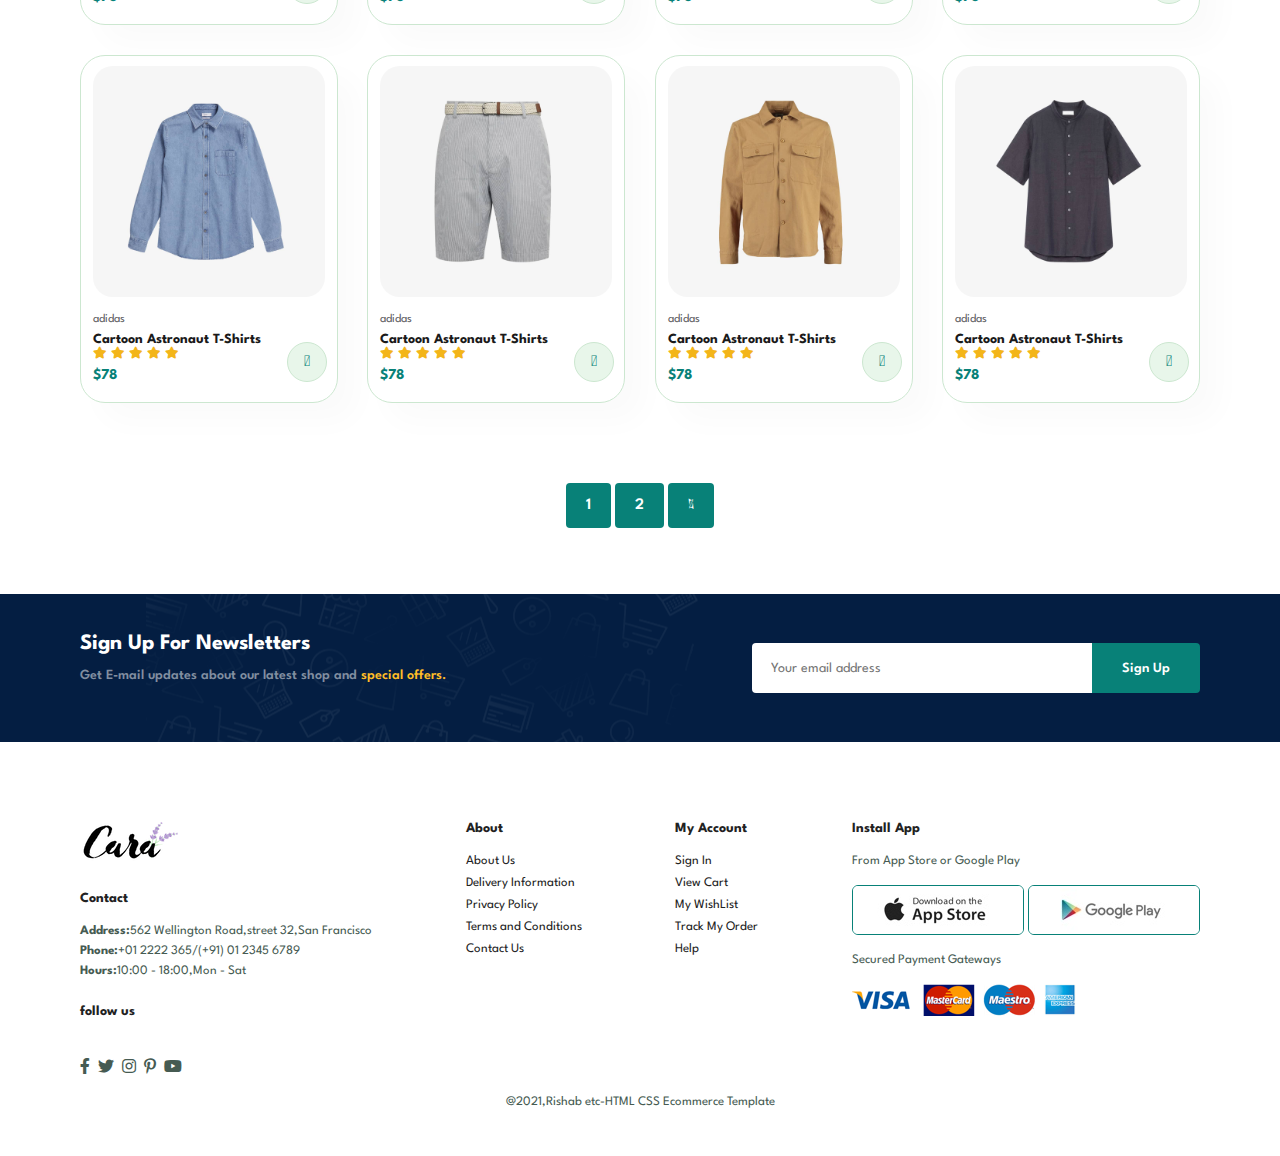
<file: shop.html>
<!DOCTYPE html>
<html lang="en">

    <head>
        <meta charset="UTF-8">
        <meta http-equiv="X-UA-Compatible" content="IE=edge">
        <meta name="viewport" content="width=device-width, initial-scale=1.0">
        <title>Ecommerce Website</title>
        <link rel="stylesheet" href="https://pro.fontawesome.com/releases/v5.10.0/css/all.css" />

        <link rel="stylesheet" href="style.css">
    </head>

    <body>
        <section id="header">
            <a href="#"><img src="img/logo.png" class="logo" alt=""></a>
            <div>
                <ul id="navbar">
                    
                    <li><a href="index.html">Home</a></li>
                    <li><a class="active" href="shop.html">Shop</a></li>
                    <li><a href="blog.html">Blog</a></li>
                    <li><a href="about.html">About</a></li>
                    <li><a href="contact.html">Contact </a></li>
                    <li id ="lg-bag"><a href="cart.html"><i class="fa fa-shopping-bag"></i></a></li>
                    <a href="#" id ="close"><i class="far fa-times" ></i></a>
                    
                </ul>
            </div> 
            <div id="mobile">
                <a href="cart.html"><i class="fa fa-shopping-bag"></i></a>
                <i id = "bar" class="fas fa-outdent"></i>
               
            </div>
        </section>
        <section id="page-header">
           
            <h2>#stayHome</h2>
           
            <p>Save more with coupons & up to 70%</p>
           
        </section>
       
        <section id="product1" class="section-p1">
           
            <div class="pro-container">
                <div class="pro" onclick="window.location.href='sproduct.html';">
                    <img src="img/products/f1.jpg" alt="">
                    <div class="des">
                        <span>adidas</span>
                        <h5>Cartoon Astronaut T-Shirts</h5>
                        <div class="star">
                            <i class="fa fa-star"></i>
                            <i class="fa fa-star"></i>
                            <i class="fa fa-star"></i>
                            <i class="fa fa-star"></i>
                            <i class="fa fa-star"></i>
                        </div>
                        <h4>$78</h4>
                    </div>
                    <a href="#"><i class="fal fa-shopping-cart cart" ></i></a>
                </div>
                <div class="pro">
                    <img src="img/products/f2.jpg" alt="">
                    <div class="des">
                        <span>adidas</span>
                        <h5>Cartoon Astronaut T-Shirts</h5>
                        <div class="star">
                            <i class="fa fa-star"></i>
                            <i class="fa fa-star"></i>
                            <i class="fa fa-star"></i>
                            <i class="fa fa-star"></i>
                            <i class="fa fa-star"></i>
                        </div>
                        <h4>$78</h4>
                    </div>
                    <a href="#"><i class="fal fa-shopping-cart cart" ></i></a>
                </div>
                <div class="pro">
                    <img src="img/products/f3.jpg" alt="">
                    <div class="des">
                        <span>adidas</span>
                        <h5>Cartoon Astronaut T-Shirts</h5>
                        <div class="star">
                            <i class="fa fa-star"></i>
                            <i class="fa fa-star"></i>
                            <i class="fa fa-star"></i>
                            <i class="fa fa-star"></i>
                            <i class="fa fa-star"></i>
                        </div>
                        <h4>$78</h4>
                    </div>
                    <a href="#"><i class="fal fa-shopping-cart cart" ></i></a>
                </div>
                <div class="pro">
                    <img src="img/products/f4.jpg" alt="">
                    <div class="des">
                        <span>adidas</span>
                        <h5>Cartoon Astronaut T-Shirts</h5>
                        <div class="star">
                            <i class="fa fa-star"></i>
                            <i class="fa fa-star"></i>
                            <i class="fa fa-star"></i>
                            <i class="fa fa-star"></i>
                            <i class="fa fa-star"></i>
                        </div>
                        <h4>$78</h4>
                    </div>
                    <a href="#"><i class=" fal fa-shopping-cart cart"></i></a>
                </div>
                <div class="pro">
                    <img src="img/products/f5.jpg" alt="">
                    <div class="des">
                        <span>adidas</span>
                        <h5>Cartoon Astronaut T-Shirts</h5>
                        <div class="star">
                            <i class="fa fa-star"></i>
                            <i class="fa fa-star"></i>
                            <i class="fa fa-star"></i>
                            <i class="fa fa-star"></i>
                            <i class="fa fa-star"></i>
                        </div>
                        <h4>$78</h4>
                    </div>
                    <a href="#"><i class="fal fa-shopping-cart cart" ></i></a>
                </div>
                <div class="pro">
                    <img src="img/products/f6.jpg" alt="">
                    <div class="des">
                        <span>adidas</span>
                        <h5>Cartoon Astronaut T-Shirts</h5>
                        <div class="star">
                            <i class="fa fa-star"></i>
                            <i class="fa fa-star"></i>
                            <i class="fa fa-star"></i>
                            <i class="fa fa-star"></i>
                            <i class="fa fa-star"></i>
                        </div>
                        <h4>$78</h4>
                    </div>
                    <a href="#"><i class="fal fa-shopping-cart cart" ></i></a>
                </div>
                <div class="pro">
                    <img src="img/products/f7.jpg" alt="">
                    <div class="des">
                        <span>adidas</span>
                        <h5>Cartoon Astronaut T-Shirts</h5>
                        <div class="star">
                            <i class="fa fa-star"></i>
                            <i class="fa fa-star"></i>
                            <i class="fa fa-star"></i>
                            <i class="fa fa-star"></i>
                            <i class="fa fa-star"></i>
                        </div>
                        <h4>$78</h4>
                    </div>
                    <a href="#"><i class="fal fa-shopping-cart cart" ></i></a>
                </div>
                <div class="pro">
                    <img src="img/products/f8.jpg" alt="">
                    <div class="des">
                        <span>adidas</span>
                        <h5>Cartoon Astronaut T-Shirts</h5>
                        <div class="star">
                            <i class="fa fa-star"></i>
                            <i class="fa fa-star"></i>
                            <i class="fa fa-star"></i>
                            <i class="fa fa-star"></i>
                            <i class="fa fa-star"></i>
                        </div>
                        <h4>$78</h4>
                    </div>
                    <a href="#"><i class="fal fa-shopping-cart cart" ></i></a>
                </div>
    
           
                <div class="pro">
                    <img src="img/products/n1.jpg" alt="">
                    <div class="des">
                        <span>adidas</span>
                        <h5>Cartoon Astronaut T-Shirts</h5>
                        <div class="star">
                            <i class="fa fa-star"></i>
                            <i class="fa fa-star"></i>
                            <i class="fa fa-star"></i>
                            <i class="fa fa-star"></i>
                            <i class="fa fa-star"></i>
                        </div>
                        <h4>$78</h4>
                    </div>
                    <a href="#"><i class="fal fa-shopping-cart cart" ></i></a>
                </div>
                <div class="pro">
                    <img src="img/products/n2.jpg" alt="">
                    <div class="des">
                        <span>adidas</span>
                        <h5>Cartoon Astronaut T-Shirts</h5>
                        <div class="star">
                            <i class="fa fa-star"></i>
                            <i class="fa fa-star"></i>
                            <i class="fa fa-star"></i>
                            <i class="fa fa-star"></i>
                            <i class="fa fa-star"></i>
                        </div>
                        <h4>$78</h4>
                    </div>
                    <a href="#"><i class="fal fa-shopping-cart cart" ></i></a>
                </div>
                <div class="pro">
                    <img src="img/products/n3.jpg" alt="">
                    <div class="des">
                        <span>adidas</span>
                        <h5>Cartoon Astronaut T-Shirts</h5>
                        <div class="star">
                            <i class="fa fa-star"></i>
                            <i class="fa fa-star"></i>
                            <i class="fa fa-star"></i>
                            <i class="fa fa-star"></i>
                            <i class="fa fa-star"></i>
                        </div>
                        <h4>$78</h4>
                    </div>
                    <a href="#"><i class="fal fa-shopping-cart cart " ></i></a>
                </div>
                <div class="pro">
                    <img src="img/products/n4.jpg" alt="">
                    <div class="des">
                        <span>adidas</span>
                        <h5>Cartoon Astronaut T-Shirts</h5>
                        <div class="star">
                            <i class="fa fa-star"></i>
                            <i class="fa fa-star"></i>
                            <i class="fa fa-star"></i>
                            <i class="fa fa-star"></i>
                            <i class="fa fa-star"></i>
                        </div>
                        <h4>$78</h4>
                    </div>
                    <a href="#"><i class="fal fa-shopping-cart cart" ></i></a>
                </div>
                <div class="pro">
                    <img src="img/products/n5.jpg" alt="">
                    <div class="des">
                        <span>adidas</span>
                        <h5>Cartoon Astronaut T-Shirts</h5>
                        <div class="star">
                            <i class="fa fa-star"></i>
                            <i class="fa fa-star"></i>
                            <i class="fa fa-star"></i>
                            <i class="fa fa-star"></i>
                            <i class="fa fa-star"></i>
                        </div>
                        <h4>$78</h4>
                    </div>
                    <a href="#"><i class="fal fa-shopping-cart cart" ></i></a>
                </div>
                <div class="pro">
                    <img src="img/products/n6.jpg" alt="">
                    <div class="des">
                        <span>adidas</span>
                        <h5>Cartoon Astronaut T-Shirts</h5>
                        <div class="star">
                            <i class="fa fa-star"></i>
                            <i class="fa fa-star"></i>
                            <i class="fa fa-star"></i>
                            <i class="fa fa-star"></i>
                            <i class="fa fa-star"></i>
                        </div>
                        <h4>$78</h4>
                    </div>
                    <a href="#"><i class="fal fa-shopping-cart cart" ></i></a>
                </div>
                <div class="pro">
                    <img src="img/products/n7.jpg" alt="">
                    <div class="des">
                        <span>adidas</span>
                        <h5>Cartoon Astronaut T-Shirts</h5>
                        <div class="star">
                            <i class="fa fa-star"></i>
                            <i class="fa fa-star"></i>
                            <i class="fa fa-star"></i>
                            <i class="fa fa-star"></i>
                            <i class="fa fa-star"></i>
                        </div>
                        <h4>$78</h4>
                    </div>
                    <a href="#"><i class="fal fa-shopping-cart cart" ></i></a>
                </div>
                <div class="pro">
                    <img src="img/products/n8.jpg" alt="">
                    <div class="des">
                        <span>adidas</span>
                        <h5>Cartoon Astronaut T-Shirts</h5>
                        <div class="star">
                            <i class="fa fa-star"></i>
                            <i class="fa fa-star"></i>
                            <i class="fa fa-star"></i>
                            <i class="fa fa-star"></i>
                            <i class="fa fa-star"></i>
                        </div>
                        <h4>$78</h4>
                    </div>
                    <a href="#"><i class="fal fa-shopping-cart cart" ></i></a>
                </div>
    
            </div>
    
        </section>
        <section id = "pagination" class="section-p1">
            <a href="#">1</a>
            <a href="#">2</a>
            <a href="#"><i class="fal fa-long-arrow-alt-right"></i></a>

        </section>
        
        
        <section id="newsletter" class="section-p1 section-m1">
            <div class="newstext">
                <h4>Sign Up For Newsletters</h4>
                <p>Get E-mail updates about our latest shop and <span>special offers. </span> </p>
            </div>
            <div class="form">
                <input type="text" placeholder="Your email address">
                <button class="normal">Sign Up</button>
            </div>
        </section>
        <footer class="section-p1">
            <div class="col">
            <img class="logo" src="img/logo.png" alt="">
            <h4>Contact</h4>
            <p><strong>Address:</strong>562 Wellington Road,street 32,San Francisco</p>
            <p><strong>Phone:</strong>+01 2222 365/(+91) 01 2345 6789
            </p>
            <p><strong>Hours:</strong>10:00 - 18:00,Mon - Sat</p>
    
            <div class="follow">
                <h4>follow us</h4>
                <div class="icon">
                    <i class="fab fa-facebook-f"></i>
                    <i class="fab fa-twitter"></i>
                    <i class="fab fa-instagram"></i>
                    <i class="fab fa-pinterest-p"></i>
                    <i class="fab fa-youtube"></i>
    
                </div>
            </div>
            </div>
            <div class="col">
                <h4>About</h4>
                <a href="#">About Us</a>
                <a href="#">Delivery Information</a>
                <a href="#">Privacy Policy</a>
                <a href="#">Terms and Conditions</a>
                <a href="#">Contact Us</a>
            </div>
            <div class="col">
                <h4>My Account</h4>
                <a href="#">Sign In</a>
                <a href="#">View Cart</a>
                <a href="#">My WishList</a>
                <a href="#">Track My Order</a>
                <a href="#">Help</a>
            </div>
            <div class="col install">
                <h4>Install App</h4>
                <p>From App Store or Google Play</p>
                <div class="row">
                    <img src="img/pay/app.jpg" alt="">
                    <img src="img/pay/play.jpg" alt="">
                </div>
                <p>Secured Payment Gateways</p>
                <img src="img/pay/pay.png" alt="">
            </div>
            <div class ="copyright">
                <p>@2021,Rishab etc-HTML CSS Ecommerce Template</p>
            </div>
        </footer>
        <script src="script.js"></script>
    </body>
    
    </html>
</file>
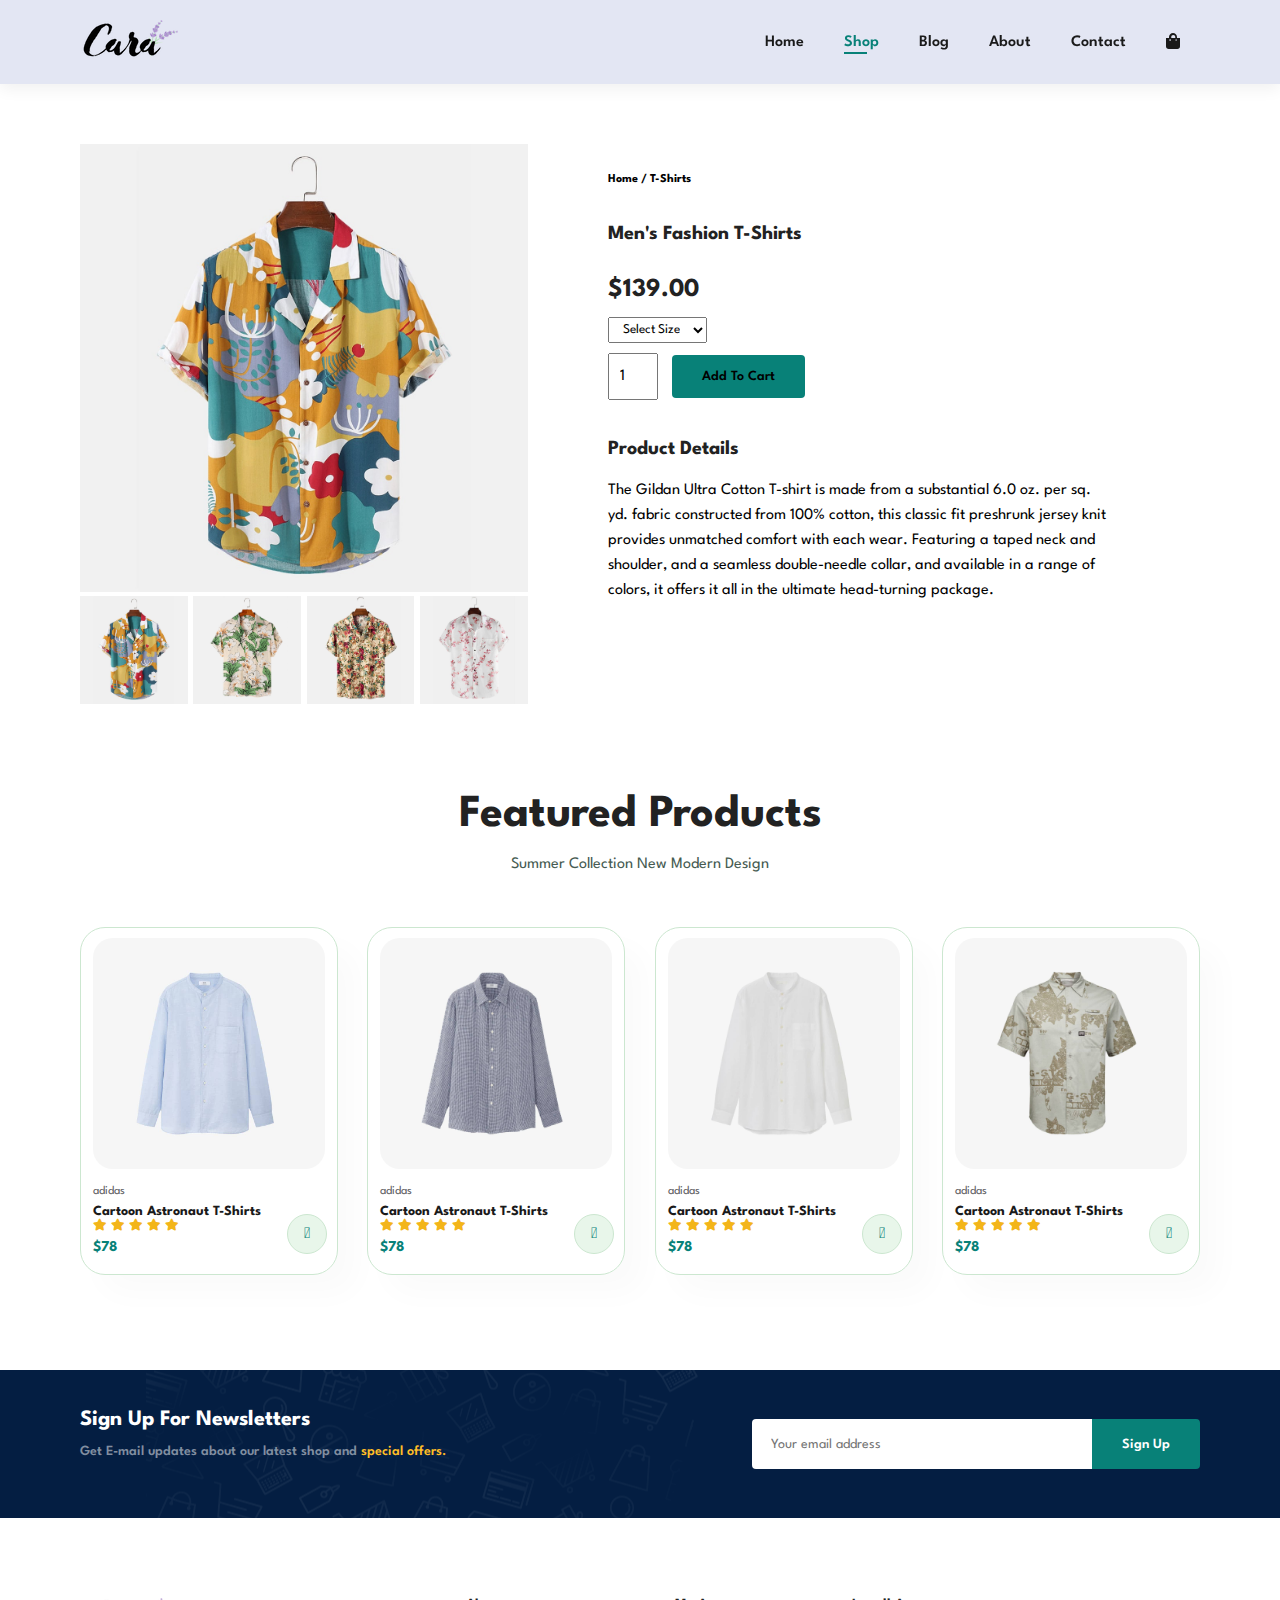
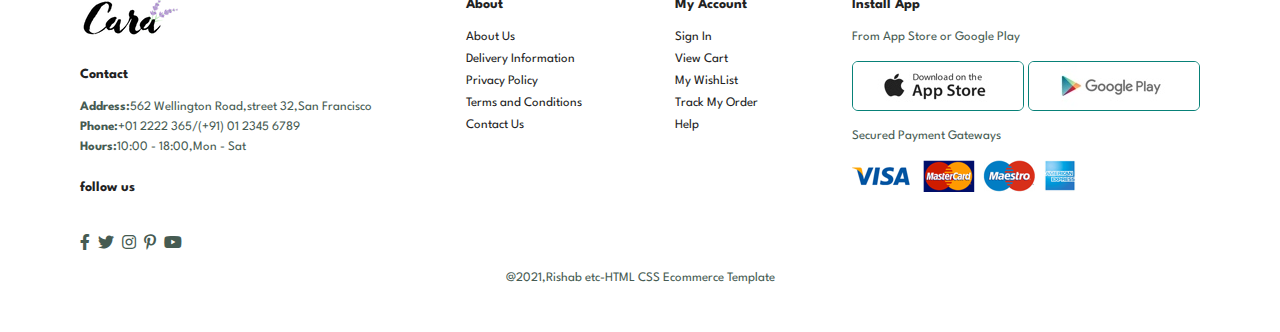
<file: sproduct.html>
<!DOCTYPE html>
<html lang="en">

<head>
    <meta charset="UTF-8">
    <meta http-equiv="X-UA-Compatible" content="IE=edge">
    <meta name="viewport" content="width=device-width, initial-scale=1.0">
    <title>Ecommerce Website</title>
    <link rel="stylesheet" href="https://pro.fontawesome.com/releases/v5.10.0/css/all.css" />

    <link rel="stylesheet" href="style.css">
</head>

<body>
    <section id="header">
        <a href="#"><img src="img/logo.png" class="logo" alt=""></a>
        <div>
            <ul id="navbar">

                <li><a href="index.html">Home</a></li>
                <li><a class="active" href="shop.html">Shop</a></li>
                <li><a href="blog.html">Blog</a></li>
                <li><a href="about.html">About</a></li>
                <li><a href="contact.html">Contact </a></li>
                <li id="lg-bag"><a href="cart.html"><i class="fa fa-shopping-bag"></i></a></li>
                <a href="#" id="close"><i class="far fa-times"></i></a>

            </ul>
        </div>
        <div id="mobile">
            <a href="cart.html"><i class="fa fa-shopping-bag"></i></a>
            <i id="bar" class="fas fa-outdent"></i>

        </div>
    </section>
    <section id="prodetails" class="section-p1">
        <div class="single-pro-image">
            <img src="img/products/f1.jpg" width="100%" id="MainImg" alt="">

            <div class="small-img-group">
                <div class="small-img-col">
                    <img src="img/products/f1.jpg" width="100%" class="small-img" alt="">
                </div>
                <div class="small-img-col">
                    <img src="img/products/f2.jpg" width="100%" class="small-img" alt="">
                </div>
                <div class="small-img-col">
                    <img src="img/products/f3.jpg" width="100%" class="small-img" alt="">
                </div>
                <div class="small-img-col">
                    <img src="img/products/f4.jpg" width="100%" class="small-img" alt="">
                </div>
            </div>

        </div>
        <div class="single-pro-details">
            <h6>Home / T-Shirts</h6>
            <h4>Men's Fashion T-Shirts</h4>
            <h2>$139.00</h2>
            <select>
                <option> Select Size</option>
                <option>XL</option>
                <option>XXL</option>
                <option> Small</option>
                <option> Large</option>
            </select>
            <input type="number" value="1">
            <button class="normal">Add To Cart</button>
            <h4>Product Details</h4>
            <span>The Gildan Ultra Cotton T-shirt is made from a substantial 6.0 oz. per sq. yd. fabric constructed from
                100% cotton, this classic fit preshrunk jersey knit provides unmatched comfort with each wear. Featuring
                a taped neck and shoulder, and a seamless double-needle collar, and available in a range of colors, it
                offers it all in the ultimate head-turning package.</span>
        </div>
    </section>
    <section id="product1" class="section-p1">
        <h2>Featured Products</h2>
        <p>Summer Collection New Modern Design</p>
        <div class="pro-container">
            <div class="pro">
                <img src="img/products/n1.jpg" alt="">
                <div class="des">
                    <span>adidas</span>
                    <h5>Cartoon Astronaut T-Shirts</h5>
                    <div class="star">
                        <i class='fa fa-star'></i>
                        <i class="fa fa-star"></i>
                        <i class="fa fa-star"></i>
                        <i class="fa fa-star"></i>
                        <i class="fa fa-star"></i>
                    </div>
                    <h4>$78</h4>
                </div>
                <a href="#"><i class=" fal fa-shopping-cart cart"></i></a>
            </div>
            <div class="pro">
                <img src="img/products/n2.jpg" alt="">
                <div class="des">
                    <span>adidas</span>
                    <h5>Cartoon Astronaut T-Shirts</h5>
                    <div class="star">
                        <i class="fa fa-star"></i>
                        <i class="fa fa-star"></i>
                        <i class="fa fa-star"></i>
                        <i class="fa fa-star"></i>
                        <i class="fa fa-star"></i>
                    </div>
                    <h4>$78</h4>
                </div>
                <a href="#"><i class="fal fa-shopping-cart cart" ></i></a>
            </div>
            <div class="pro">
                <img src="img/products/n3.jpg" alt="">
                <div class="des">
                    <span>adidas</span>
                    <h5>Cartoon Astronaut T-Shirts</h5>
                    <div class="star">
                        <i class="fa fa-star"></i>
                        <i class="fa fa-star"></i>
                        <i class="fa fa-star"></i>
                        <i class="fa fa-star"></i>
                        <i class="fa fa-star"></i>
                    </div>
                    <h4>$78</h4>
                </div>
                <a href="#"><i class="fal fa-shopping-cart cart" ></i></a>
            </div>
            <div class="pro">
                <img src="img/products/n4.jpg" alt="">
                <div class="des">
                    <span>adidas</span>
                    <h5>Cartoon Astronaut T-Shirts</h5>
                    <div class="star">
                        <i class="fa fa-star"></i>
                        <i class="fa fa-star"></i>
                        <i class="fa fa-star"></i>
                        <i class="fa fa-star"></i>
                        <i class="fa fa-star"></i>
                    </div>
                    <h4>$78</h4>
                </div>
                <a href="#"><i class="fal fa-shopping-cart cart" ></i></a>
            </div>


        </div>

    </section>
    <section id="newsletter" class="section-p1 section-m1">
        <div class="newstext">
            <h4>Sign Up For Newsletters</h4>
            <p>Get E-mail updates about our latest shop and <span>special offers. </span> </p>
        </div>
        <div class="form">
            <input type="text" placeholder="Your email address">
            <button class="normal">Sign Up</button>
        </div>
    </section>
    <footer class="section-p1">
        <div class="col">
            <img class="logo" src="img/logo.png" alt="">
            <h4>Contact</h4>
            <p><strong>Address:</strong>562 Wellington Road,street 32,San Francisco</p>
            <p><strong>Phone:</strong>+01 2222 365/(+91) 01 2345 6789
            </p>
            <p><strong>Hours:</strong>10:00 - 18:00,Mon - Sat</p>

            <div class="follow">
                <h4>follow us</h4>
                <div class="icon">
                    <i class="fab fa-facebook-f"></i>
                    <i class="fab fa-twitter"></i>
                    <i class="fab fa-instagram"></i>
                    <i class="fab fa-pinterest-p"></i>
                    <i class="fab fa-youtube"></i>

                </div>
            </div>
        </div>
        <div class="col">
            <h4>About</h4>
            <a href="#">About Us</a>
            <a href="#">Delivery Information</a>
            <a href="#">Privacy Policy</a>
            <a href="#">Terms and Conditions</a>
            <a href="#">Contact Us</a>
        </div>
        <div class="col">
            <h4>My Account</h4>
            <a href="#">Sign In</a>
            <a href="#">View Cart</a>
            <a href="#">My WishList</a>
            <a href="#">Track My Order</a>
            <a href="#">Help</a>
        </div>
        <div class="col install">
            <h4>Install App</h4>
            <p>From App Store or Google Play</p>
            <div class="row">
                <img src="img/pay/app.jpg" alt="">
                <img src="img/pay/play.jpg" alt="">
            </div>
            <p>Secured Payment Gateways</p>
            <img src="img/pay/pay.png" alt="">
        </div>
        <div class="copyright">
            <p>@2021,Rishab etc-HTML CSS Ecommerce Template</p>
        </div>
    </footer>
    <script>
        var MainImg=document.getElementById("MainImg");
        var smallimg= document.getElementsByClassName("small-img");
        smallimg[0].onclick=function(){
            MainImg.src=smallimg[0].src;
            
        }
        smallimg[1].onclick=function(){
            MainImg.src=smallimg[1].src;
            
        }

        smallimg[2].onclick=function(){
            MainImg.src=smallimg[2].src;
            
        }

        smallimg[3].onclick=function(){
            MainImg.src=smallimg[3].src;
            
        }


    </script>
    <script src="script.js"></script>
</body>

</html>
</file>
<file: style.css>
@import url("https://fonts.googleapis.com/css2?family=Spartan:wght@100;200;300;400;500;600;700;800;900&display=swap");

* {
  margin: 0;
  padding: 0;
  box-sizing: border-box;
  font-family: "Spartan", sans-serif;
}

html {
  scroll-behavior: smooth;
}

/* Global Styles */

h1 {
  font-size: 50px;
  line-height: 64px;
  color: #222;
}

h2 {
  font-size: 46px;
  line-height: 54px;
  color: #222;
}

h4 {
  font-size: 20px;
  color: #222;
}

h6 {
  font-weight: 700;
  font-size: 12px;
}

p {
  font-size: 16px;
  color: #465b52;
  margin: 15px 0 20px 0;
}

.section-p1 {
  padding: 40px 80px;
}

.section-m1 {
  margin: 40px 0;
}

button.normal {
  font-size: 14px;
  font-weight: 600;
  padding: 15px 30px;
  color: black;
  background-color: white;
  border-radius: 4px;
  cursor: pointer;
  border: none;
  outline: none;
  transition: 0.2s;
}

button.white {
  font-size: 13px;
  font-weight: 600;
  padding: 11px 18px;
  color: #fff;
  background-color: transparent;
  cursor: pointer;
  border: 1px solid white;
  outline: none;
  transition: 0.2s;
}

body {
  width: 100%;
}

/* Header Start */
#header {
  display: flex;
  align-items: center;
  justify-content: space-between;
  padding: 20px 80px;
  background: #E3E6F3;
  box-shadow: 0 5px 15px rgba(0, 0, 0, 0.06);
  z-index: 999;
  position: sticky;
  top: 0;
  left: 0;
  transition: 0.3s;
}

#navbar {
  display: flex;
  align-items: center;
  justify-content: center;

}


#navbar li {
  list-style: none;
  padding: 0 20px;
  position: relative;
}

#navbar li a {
  text-decoration: none;
  font-size: 16px;
  font-weight: 600;
  color: #1a1a1a;
  transition: 0.3s ease;
}

#navbar li a:hover,
#navbar li a.active {
  color: #088178;
}

#navbar li a.active::after,
#navbar li a:hover::after {
  content: "";
  width: 30%;
  height: 2px;
  background: #088178;
  position: absolute;
  bottom: -4px;
  left: 20px;


}
#mobile{
  display: none;
  align-items: center;

}
#close{
  display: none;
}

/* Home page */
#hero {
  background-image: url("img/hero4.png");
  height: 90vh;
  width: 100%;
  background-size: cover;
  background-position: top 25% right 0;
  padding: 0 80px;
  display: flex;
  flex-direction: column;
  align-items: flex-start;
  justify-content: center;


}

#hero h4 {
  padding-bottom: 15px;
}

#hero h1 {
  color: #088178;
}

#hero button {
  background-image: url("img/button.png");
  background-color: transparent;
  color: #088178;
  border: 0;
  padding: 14px 80px 14px 65px;
  background-repeat: no-repeat;
  cursor: pointer;
  font-weight: 700;
  font-size: 15px;
}

#feature {
  display: flex;
  align-items: center;
  justify-content: space-between;
  flex-wrap: wrap;
}

#feature .fe-box {
  width: 180px;
  text-align: center;
  padding: 25px 15px;
  box-shadow: 20px 20px 34px rgba(0, 0, 0, 0.03);
  border: 1px solid #cce7d0;
  border-radius: 4px;
  margin: 15px 0;
}

#feature .fe-box:hover {
  box-shadow: 10px 10px 54px rgba(70, 62, 221, 0.1);

}

#feature .fe-box img {
  width: 100%;
  margin-bottom: 10px;

}

#feature .fe-box h6 {
  padding: 9px 8px 6px 8px;
  line-height: 1;
  border-radius: 4px;
  color: #088178;
  background-color: #fddde4;
}

#feature .fe-box:nth-child(2) h6 {
  background-color: #cdebbc;

}

#feature .fe-box:nth-child(3) h6 {
  background-color: #d1e8f2;

}

#feature .fe-box:nth-child(4) h6 {
  background-color: #cdd4f8;

}

#feature .fe-box:nth-child(5) h6 {
  background-color: #f6dbf6;

}

#feature .fe-box:nth-child(6) h6 {
  background-color: #fff2e5;

}
i.fal.fa-shopping-cart.cart {
  padding-top: 12px;
}

#product1 {
  text-align: center;
}

#product1 .pro-container {
  display: flex;
  justify-content: space-between;
  padding-top: 20px;
  flex-wrap: wrap;
}

#product1 .pro {
  width: 23%;
  min-width: 250px;
  padding: 10px 12px;
  border: 1px solid #cce7d0;
  border-radius: 25px;
  cursor: pointer;
  box-shadow: 20px 20px 30px rgba(0, 0, 0, 0.02);
  margin: 15px 0;
  position: relative;

}

#product1 .pro:hover {
  box-shadow: 20px 20px 30px rgba(0, 0, 0, 0.06);
  transition: 0.2s ease;


}

#product1 .pro img {
  width: 100%;
  border-radius: 20px;
}

#product1 .pro .des {
  text-align: start;
  padding: 10px 0;

}

#product1 .pro .des span {
  color: #606063;
  font-size: 12px;

}

#product1 .pro .des h5 {
  padding-top: 7px;
  color: #1a1a1a;
  font-size: 14px;

}

#product1 .pro .des i {
  font-size: 12px;
  color: rgb(243, 181, 25);

}

#product1 .pro .des h4 {
  padding-top: 7px;
  font-size: 15px;
  font-weight: 700;
  color: #088178;
}

#product1 .pro .cart {
  width: 40px;
  height: 40px;
  list-style: 40px;
  border-radius: 50px;
  background-color: #e8f6ea;
  font-weight: 500;
  color: #088178;
  border: 1px solid #cce7d0;
  position: absolute;
  bottom: 20px;
  right: 10px;

}

#banner {
  display: flex;
  flex-direction: column;
  justify-content: center;
  align-items: center;
  text-align: center;
  background-image: url("img/banner/b2.jpg");
  width: 100%;
  height: 40vh;
  background-size: cover;
  background-position: center;
}

#banner h4 {
  color: #fff;
  font-size: 16px;
}

#banner h2 {
  color: #fff;
  font-size: 30px;
  padding: 10px 0;
}

#banner h2 span {
  color: #ef3636;

}

#banner button:hover {
  background-color: #088178;
  color: white;

}

#sm-banner {
  display: flex;
  justify-content: space-between;
  flex-wrap: wrap;
}

#sm-banner .banner-box {
  display: flex;
  flex-direction: column;
  justify-content: center;
  align-items: flex-start;

  background-image: url("img/banner/b17.jpg");
  min-width: 670px;
  /* little change 580px */
  height: 50vh;
  background-size: cover;
  background-position: center;
  padding: 30px;

}

#sm-banner .banner-box2 {
  background-image: url("img/banner/b10.jpg");

}

#sm-banner h4 {
  color: #fff;
  font-size: 20px;
  font-weight: 300;

}

#sm-banner h2 {
  color: #fff;
  font-size: 28px;
  font-weight: 800;

}

#sm-banner span {
  color: #fff;
  font-size: 14px;
  font-weight: 500;
  padding-bottom: 15px;

}

#sm-banner .banner-box:hover button {
  background-color: #088178;
  border: 1px solid #088178;
}

#banner3 .banner-box {
  display: flex;
  flex-direction: column;
  justify-content: center;
  align-items: flex-start;

  background-image: url("img/banner/b7.jpg");
  min-width: 30%;
  /* little change 580px */
  height: 30vh;
  background-size: cover;
  background-position: center;
  padding: 20px;
  margin-bottom: 20px;

}

#banner3 h2 {
  color: #fff;
  font-weight: 900;
  font-size: 22px;

}

#banner3 h3 {
  color: #ec544e;
  font-weight: 900;
  font-size: 15px;

}

#banner3 {
  display: flex;
  justify-content: space-between;
  flex-wrap: wrap;
  padding: 0 80px;
}

#banner3 .banner-box2 {
  background-image: url("img/banner/b4.jpg");


}

#banner3 .banner-box3 {
  background-image: url("img/banner/b18.jpg");


}

#newsletter {
  display: flex;
  justify-content: space-between;
  flex-wrap: wrap;
  align-items: center;
  background-image: url("img/banner/b14.png");
  background-repeat: no-repeat;
  background-position: 20% 30%;
  background-color: #041e42;
}

#newsletter h4 {
  font-size: 22px;
  font-weight: 700;
  color: #fff;

}

#newsletter p {
  font-size: 14px;
  font-weight: 600;
  color: #818ea0;
}

#newsletter p span {
  color: #ffbd27;
}

#newsletter .form {
  display: flex;
  width: 40%;
}

#newsletter input {
  height: 3.125rem;
  padding: 0 1.25em;
  font-size: 14px;
  width: 100%;
  border: 1px solid transparent;
  border-radius: 4px;
  outline: none;
  border-top-right-radius: 0;
  border-bottom-right-radius: 0;

}

#newsletter button {
  background-color: #088178;
  color: white;
  white-space: nowrap;
  border-top-left-radius: 0;
  border-bottom-left-radius: 0;
}

footer {
  display: flex;
  flex-wrap: wrap;
  justify-content: space-between;
}

footer .col {
  display: flex;
  flex-direction: column;
  align-items: flex-start;
  margin-bottom: 20px;
}

footer .logo {
  margin-bottom: 30px;
}

footer h4 {
  font-size: 14px;
  padding-bottom: 20px;
}

footer p {
  font-size: 13px;

  margin: 0 0 8px 0;
}

footer a {
  font-size: 13px;
  text-decoration: none;
  color: #222;
  margin-bottom: 10px;
}

footer .follow {
  margin-top: 20px;
}

footer .follow i {
  margin-top: 20px;
  color: #465b52;
  padding-right: 4px;
  cursor: pointer;
}

footer .install .row img {
  border: 1px solid #088178;
  border-radius: 6px;

}
footer .install img{
  margin: 10px 0 15px 0;
}
footer .follow i:hover,
footer a:hover{
  color: #088178;

}
footer .copyright {
width: 100%;
text-align: center;
}


/* Shop page */
#page-header{
  background-image: url("img/banner/b1.jpg");
  width: 100%;
  height: 40vh;
  background-size: cover;
  display: flex;
  justify-content: center;
  text-align: center;
  flex-direction: column;
  padding: 14px;
}
#page-header h2,
#page-header p{
  color: #fff;
}
#pagination{
  text-align: center;
}
#pagination a{
  text-decoration: none;
  background-color: #088178;
  padding: 15px 20px;
  border-radius: 4px;
  color: #fff;
  font-weight: 600;
}
#pagination a i{
  font-size: 16px;
  font-weight: 600;
}
/* single product */

#prodetails{
  display: flex;
  margin-top: 20px;
}
#prodetails .single-pro-image{
  width: 40%;
  margin-right: 50px;

}
.small-img-group{
  display: flex;
  justify-content: space-between;

}
.small-img-col{
  flex-basis: 24%;
  cursor: pointer;
}
#prodetails .single-pro-details{
  width: 50%;
  padding: 30px;
}
#prodetails .single-pro-details h4{
  padding: 40px 0 20px 0;
}
#prodetails .single-pro-details h2{
 font-size: 26px;
}
#prodetails .single-pro-details select{
  display:  block;
  padding: 5px 10px;
  margin-bottom: 10px

}
#prodetails .single-pro-details input{
  width: 50px;
  height: 47px;
  padding-left: 10px;
  font-size: 16px;
  margin-right: 10px;
  
}
#prodetails .single-pro-details input:focus{
  outline: none;

}

#prodetails .single-pro-details button{
  background-color: #088178;
}#prodetails .single-pro-details span{
  line-height: 25px;
}


/* Blog Page */

#page-header.blog-header{
  background-image: url("img/banner/b19.jpg");
  
}
#blog{
  padding: 150px 150px 0 150px;
}
#blog .blog-box{
  display: flex;
  align-items: center;
  align-items: center;
  position: relative;
}
#blog .blog-img{
  width: 50%;
  margin: 40px;

}
#blog img{
  width: 100%;
  height: 300px;
  object-fit: cover;
}
#blog .blog-details{
  width: 50%;
  
  
  

}
#blog .blog-details a{
  text-decoration: none;
  font-size: 11px;
  color: black;
  font-weight: 700;
  position: relative;
  transition: 0.3s;
}
#blog .blog-details a::after{
  content: "";
  width: 50px;
  height: 2px;
  background-color: #000;
  position: absolute;
  top: 4px;
  right:-60px;
 
}
#blog .blog-details a:hover{
  color: #088178;
}
#blog .blog-details a:hover::after{
  background-color: #088178;
}
#blog .blog-box h1{
  position: absolute;
  top: 0;
  left: 30px;
  font-size: 70px;
  font-weight: 700;
  color: #c9cbce;
  z-index: -9;
}
/* About Page */
#page-header.about-header{
  background-image: url("img/about/banner.png");
}
#about-head {
  display: flex;
  align-items: center;

}
#about-head img{
  width: 50%;
  height: auto;
}
#about-head div{
  padding-left: 40px;

}
#about-app {
  text-align: center;
}
#about-app .video{
  width: 70%;
  height: 100%;
  margin: 30px auto 0 auto;
}
#about-app .video video{
  width: 100%;
  height: 100%;
  border-radius: 20px;
}
/* contact page */
#contact-details {
  display: flex;
  align-items: center;
  justify-content: space-between;
}
#contact-details .details{
  width: 40%;
}
#contact-details .details span,
#form-details form{
  font-size: 12px;

}
#contact-details .details h2,
#form-details form h2{
  font-size: 26px;
  line-height: 35px;
  padding: 20px 0;
}
#contact-details .details h3{
  font-size: 16px;
  padding-bottom: 15px;
}
#contact-details .details li{
  list-style: none;
  display: flex;
  padding: 10px 0;
}
#contact-details .details li i{
  font-size: 14px;
  padding-right: 22px;
}
#contact-details .details li p{
  margin: 0;
  font-size: 14px;
}
#form-details{
  display: flex;
  justify-content: space-between;
  margin: 30px;
  padding: 30px;
  border: 1px solid #e1e1e1;
}
#contact-details .map{
  width: 55%;
  height: 400px;
}
#contact-details .map iframe{
  width: 100%;
  height: 100%;
}
#form-details form{
  width: 65%;
  display: flex;
  flex-direction: column;
  align-items: flex-start;
}
#form-details form input ,
#form-details form textarea{
  width: 100%;
  padding: 12px 15px;
  outline: none;
  margin-bottom: 20px;
  border: 1px solid #e1e1e1;
}
#form-details form button{
  background-color: #088178;
  color: #fff;
}
#form-details .people div{
  padding-bottom:25px;
  display: flex;
  align-items: flex-start;

}
#form-details .people div img {
  width: 65px;
  height: 65px;
  object-fit: cover;
  margin-right: 15px;
}
#form-details .people div p{
  margin: 0;
  font-size: 13px;
  line-height: 25px;
}
#form-details .people div p span{
  display: block;
  font-size: 16px;
  font-weight: 600;
  color: #000;
}
/* cart page */

#cart{
  overflow-x: auto;
}
#cart table{
  width: 100%;
  border-collapse: collapse;
  table-layout: fixed;
  white-space: nowrap;
}
#cart table img{
  width: 70px;
}
#cart table td:nth-child(1){
  width: 100px;
  text-align: center;
}
#cart table td:nth-child(2){
  width: 150px;
  text-align: center;
}
#cart table td:nth-child(3){
  width: 250px;
  text-align: center;
}
#cart table td:nth-child(4),
#cart table td:nth-child(5),
#cart table td:nth-child(6){
  width: 150px;
  text-align: center;
}
#cart table td:nth-child(5) input{
  width: 70px;
  padding: 10px 5px 10px 15px;

}
#cart table thead{
  border: 1px solid #e2e9e1;
  border-left: none;
  border-right: none;
  
}
#cart table thead td{
  font-weight: 700;
  text-transform: uppercase;
  font-size: 13px;
  padding: 18px 0;
}
#cart table tbody tr td{
  padding-top: 15px;

}
#cart table tbody  td{
  font-size: 13px;
}
#cart-add{
  display: flex;
  flex-wrap: wrap;
  justify-content: space-between;
}
 #coupon{
  width: 50%;
  margin-bottom: 30px;
}
#coupon h3,
#subtotal h3{
  padding-bottom: 15px;
}
#coupon input {
  padding: 10px 20px;
  outline: none;
  width: 60%;
  margin-right: 10px;
  border: 1px solid #e2e9e1;
}
#coupon button,
#subtotal button{
  background-color: #088178;
  color: #fff;
  padding: 12px 20px;
}
#subtotal{
  width: 50%;
  margin-bottom: 30px;
  border: 1px solid #e2e9e1;
  padding: 30px;
}
#subtotal table{
  border-collapse: collapse;
  width: 100%;
  margin-bottom: 20px;
}
#subtotal table td{
  width: 50%;
  border: 1px solid #e2e9e1;
  padding: 10px;
  font-size: 13px;
}





/* Start media query */
@media (max-width:799px){
  .section-p1{
    padding: 40px 80px;

  }
  #navbar{
    display: flex;
    flex-direction: column;
    align-items: flex-start;
    justify-content: flex-start;
    position: fixed;
    top: 0;
    right: -300px;
    height: 100vh;
    width: 300px;
    background-color: #E3E6F3;
    box-shadow: 0 40px 60px rgba(0, 0, 0, 0.1);
    padding: 80px 0 0 10px;
    transition: 0.3s;

  }
  #navbar li{
    margin-bottom: 25px;

  }
  #navbar.active{
    right:0;
  }
  #mobile{
    display: flex;
    align-items: center;
  
  }
  #mobile i{
    color: #1a1a1a;
    font-size: 24px;
    padding-left: 20px;
  }
  #close{
    display: initial;
    position: absolute;
    top: 30px;
    left: 30px;
    color: #222;
    font: 24px;
  }
  #lg-bag{
    display: none;
  }
  #hero{
   height: 70vh;
   padding: 0 80px;
   background-position: top 30% right 30%;
    
  }
  #feature {
    
    justify-content: center;
   
}
#feature .fe-box {
 
  margin: 15px 15px;
}
#product1 .pro-container{
  justify-content: center;
}
#product1 .pro{
  margin: 15px;
}
#banner{
  height: 20vh;
}
#sm-banner .banner-box{
  min-width: 100%;
  height: 30vh;
  
  
}
#banner3{
  padding: 0 40px;

}
#banner3 .banner-box {
  width: 28%;
}
#newsletter .form{
 
  width: 70%;
}
/* contact page */
#form-details {
  padding: 40px;

}
#form-details form{
  width: 50%;
}

}
@media(max-width:477px){
  .section-p1{
    padding: 20px;
  }
  #header{
    padding: 10px 30px;
  }
  h1{
    font-size: 38px;
  }
  h2{
    font-size: 32px;
  }
  #hero{
    padding: 0 20px;
    background-position: 55% ;
  }
  #feature{
    justify-content: space-between;
  }
  #feature .fe-box{
    width: 155px;
    margin:0 0 15px 0;


  }
  #product1 .pro{
    width: 100%;
  }
  #banner{
    height: 40vh;
  }
  #sm-banner .banner-box{
    height: 40vh;
  }
  #sm-banner .banner-box2 {
    margin-top: 20px;
  }
#banner3{
  padding: 0 20px;

}
#banner3 .banner-box{
  width: 100%;
}
#newsletter{
  padding: 40px 20px ;
}
#newsletter .form{
  width: 100%;
}
footer .copyright{
  text-align: start;
}
/* Single Product */
#prodetails{
  display: flex;
  flex-direction: column;
  
  }
  #prodetails .single-pro-image{
    width: 100%;
  }
  #prodetails .single-pro-details{
    width: 100%;
  }
  /* Blog Page */
  #blog{
    padding: 100px 20px 0 20px;
  }
  #blog .blog-box{
    display: flex;
    flex-direction: column;
    align-items: flex-start;
    margin-bottom: 15px;
  }
  #blog .blog-img{
    width: 100%;
    margin: 45px 15px 30px 0;

    
  }
  #blog .blog-details{
    width: 100%;
  }
  /* about page */
  #about-head{
    flex-direction: column;
  }
  #about-head img {
    width: 100%;
    margin-bottom: 20px;
    
}
#about-head div{
  padding-left: 0px;
}
#about-app .video{
  width: 100%;
}
/* contact page */
#contact-details{
  flex-direction: column;
}
#contact-details .details{
  width: 100%;
  margin-bottom: 30px;
}
#contact-details .map {
  width: 100%;
}
#form-details {
  margin: 10px;
  padding: 30px 10px;
  flex-wrap: wrap;
}
#form-details form{
  width: 100%;
  margin-bottom: 30px;
}
/* cart page */
#cart-add{
  
  flex-direction: column;
}
#coupon{
  width: 100%;
}
#subtotal{
  width: 100%;
}

  
}
</file>
